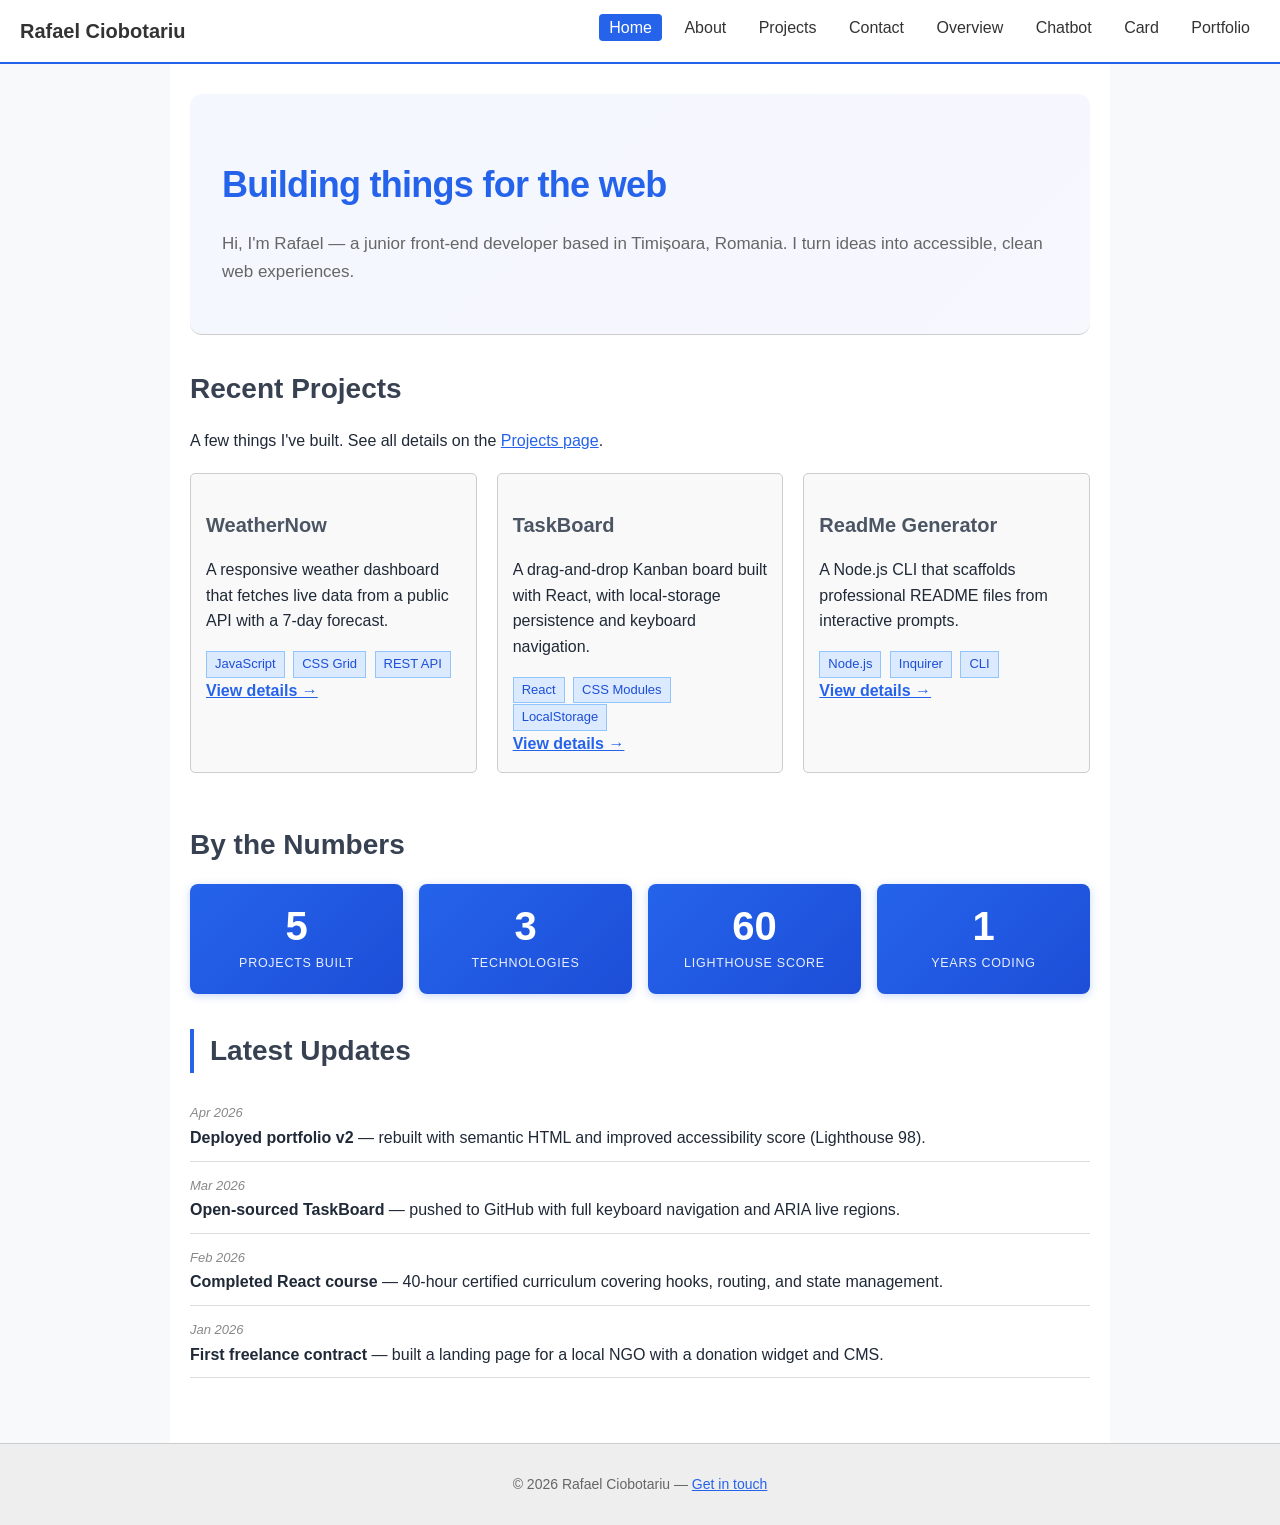
<file: index.html>
<!doctype html>
<html lang="en">
<head>
  <meta charset="UTF-8" />
  <meta name="viewport" content="width=device-width, initial-scale=1.0" />
  <title>Rafael Ciobotariu — Junior Developer Portfolio</title>
  <link rel="stylesheet" href="styles.css" />
  <style>
    /* Internal CSS for index page specific styling */
    .hero {
      background: linear-gradient(135deg, rgba(37, 99, 235, 0.05) 0%, rgba(99, 102, 241, 0.05) 100%);
      padding: 2rem;
      border-radius: 12px;
      margin-bottom: 2rem;
    }

    .card-grid {
      display: grid;
      grid-template-columns: repeat(auto-fit, minmax(280px, 1fr));
      gap: 20px;
      margin-top: 20px;
    }

    /* ── Animated stat counters ── */
    .stats-grid {
      display: grid;
      grid-template-columns: repeat(4, 1fr);
      gap: 16px;
      margin-top: 1rem;
    }

    .stat-card {
      background: linear-gradient(135deg, #2563eb, #1d4ed8);
      color: #ffffff;
      border-radius: 8px;
      padding: 20px 16px;
      text-align: center;
      box-shadow: 0 2px 8px rgba(37, 99, 235, 0.25);
    }

    .stat-number {
      display: block;
      font-size: 2.5rem;
      font-weight: 700;
      line-height: 1.1;
      color: #ffffff;
    }

    .stat-label {
      display: block;
      font-size: 0.78rem;
      margin-top: 6px;
      opacity: 0.9;
      text-transform: uppercase;
      letter-spacing: 0.06em;
    }

    @media (max-width: 600px) {
      .stats-grid { grid-template-columns: repeat(2, 1fr); }
    }
  </style>
</head>
<body>

  <a href="#main-content" class="skip-link">Skip to main content</a>

  <header class="site-header">
    <a href="index.html" class="logo">Rafael Ciobotariu</a>
    <nav class="site-nav" aria-label="Main navigation">
      <ul>
        <li><a href="index.html" aria-current="page">Home</a></li>
        <li><a href="about/about.html">About</a></li>
        <li><a href="data/data.html">Projects</a></li>
        <li><a href="contact/contact.html">Contact</a></li>
        <li><a href="overview/overview.html">Overview</a></li>
        <li><a href="chatbot/chatbot.html">Chatbot</a></li>
        <li><a href="card/card.html">Card</a></li>
        <li><a href="portfolio/portfolio.html">Portfolio</a></li>
      </ul>
    </nav>
  </header>

  <main id="main-content">

    <!-- Intro -->
    <section class="hero" aria-labelledby="hero-heading">
      <h1 id="hero-heading">Building things for the web</h1>
      <p class="tagline">
        Hi, I'm Rafael — a junior front-end developer based in Timișoara, Romania.
        I turn ideas into accessible, clean web experiences.
      </p>
    </section>

    <!-- Featured Projects -->
    <section aria-labelledby="featured-heading">
      <h2 id="featured-heading">Recent Projects</h2>
      <p>A few things I've built. See all details on the <a href="data/data.html">Projects page</a>.</p>

      <div class="card-grid">
        <article class="card">
          <h3>WeatherNow</h3>
          <p>A responsive weather dashboard that fetches live data from a public API with a 7-day forecast.</p>
          <span class="tech-tag">JavaScript</span>
          <span class="tech-tag">CSS Grid</span>
          <span class="tech-tag">REST API</span><br>
          <a href="data/data.html" class="card-link" aria-label="View WeatherNow project details">View details →</a>
        </article>

        <article class="card">
          <h3>TaskBoard</h3>
          <p>A drag-and-drop Kanban board built with React, with local-storage persistence and keyboard navigation.</p>
          <span class="tech-tag">React</span>
          <span class="tech-tag">CSS Modules</span>
          <span class="tech-tag">LocalStorage</span><br>
          <a href="data/data.html" class="card-link" aria-label="View TaskBoard project details">View details →</a>
        </article>

        <article class="card">
          <h3>ReadMe Generator</h3>
          <p>A Node.js CLI that scaffolds professional README files from interactive prompts.</p>
          <span class="tech-tag">Node.js</span>
          <span class="tech-tag">Inquirer</span>
          <span class="tech-tag">CLI</span><br>
          <a href="data/data.html" class="card-link" aria-label="View ReadMe Generator project details">View details →</a>
        </article>
      </div>
    </section>

    <!-- Stats Counter -->
    <section aria-labelledby="stats-heading">
      <h2 id="stats-heading">By the Numbers</h2>
      <div class="stats-grid">
        <div class="stat-card">
          <span class="stat-number" data-target="8">0</span>
          <span class="stat-label">Projects Built</span>
        </div>
        <div class="stat-card">
          <span class="stat-number" data-target="5">0</span>
          <span class="stat-label">Technologies</span>
        </div>
        <div class="stat-card">
          <span class="stat-number" data-target="98">0</span>
          <span class="stat-label">Lighthouse Score</span>
        </div>
        <div class="stat-card">
          <span class="stat-number" data-target="2">0</span>
          <span class="stat-label">Years Coding</span>
        </div>
      </div>
    </section>

    <!-- Latest Updates -->
    <section aria-labelledby="updates-heading">
      <h2 id="updates-heading" style="border-left: 4px solid #2563eb; padding-left: 16px;">Latest Updates</h2>
      <ul class="update-list" aria-label="Recent activity">
        <li>
          <span class="update-date">Apr 2026</span>
          <div><strong>Deployed portfolio v2</strong> — rebuilt with semantic HTML and improved accessibility score (Lighthouse 98).</div>
        </li>
        <li>
          <span class="update-date">Mar 2026</span>
          <div><strong>Open-sourced TaskBoard</strong> — pushed to GitHub with full keyboard navigation and ARIA live regions.</div>
        </li>
        <li>
          <span class="update-date">Feb 2026</span>
          <div><strong>Completed React course</strong> — 40-hour certified curriculum covering hooks, routing, and state management.</div>
        </li>
        <li>
          <span class="update-date">Jan 2026</span>
          <div><strong>First freelance contract</strong> — built a landing page for a local NGO with a donation widget and CMS.</div>
        </li>
      </ul>
    </section>

  </main>

  <footer class="site-footer">
    <p>&copy; 2026 Rafael Ciobotariu &mdash; <a href="contact/contact.html">Get in touch</a></p>
  </footer>

  <script defer>
    (function () {
      var counters = document.querySelectorAll('.stat-number');
      if (!counters.length || !window.IntersectionObserver) return;
      var observer = new IntersectionObserver(function (entries) {
        entries.forEach(function (entry) {
          if (!entry.isIntersecting) return;
          var el = entry.target;
          var target = parseInt(el.getAttribute('data-target'), 10);
          var duration = 1200;
          var start = performance.now();
          function tick(now) {
            var t = Math.min((now - start) / duration, 1);
            var eased = 1 - Math.pow(1 - t, 3);
            el.textContent = Math.round(eased * target);
            if (t < 1) requestAnimationFrame(tick);
          }
          requestAnimationFrame(tick);
          observer.unobserve(el);
        });
      }, { threshold: 0.5 });
      counters.forEach(function (el) { observer.observe(el); });
    }());
  </script>
</body>
</html>
</file>
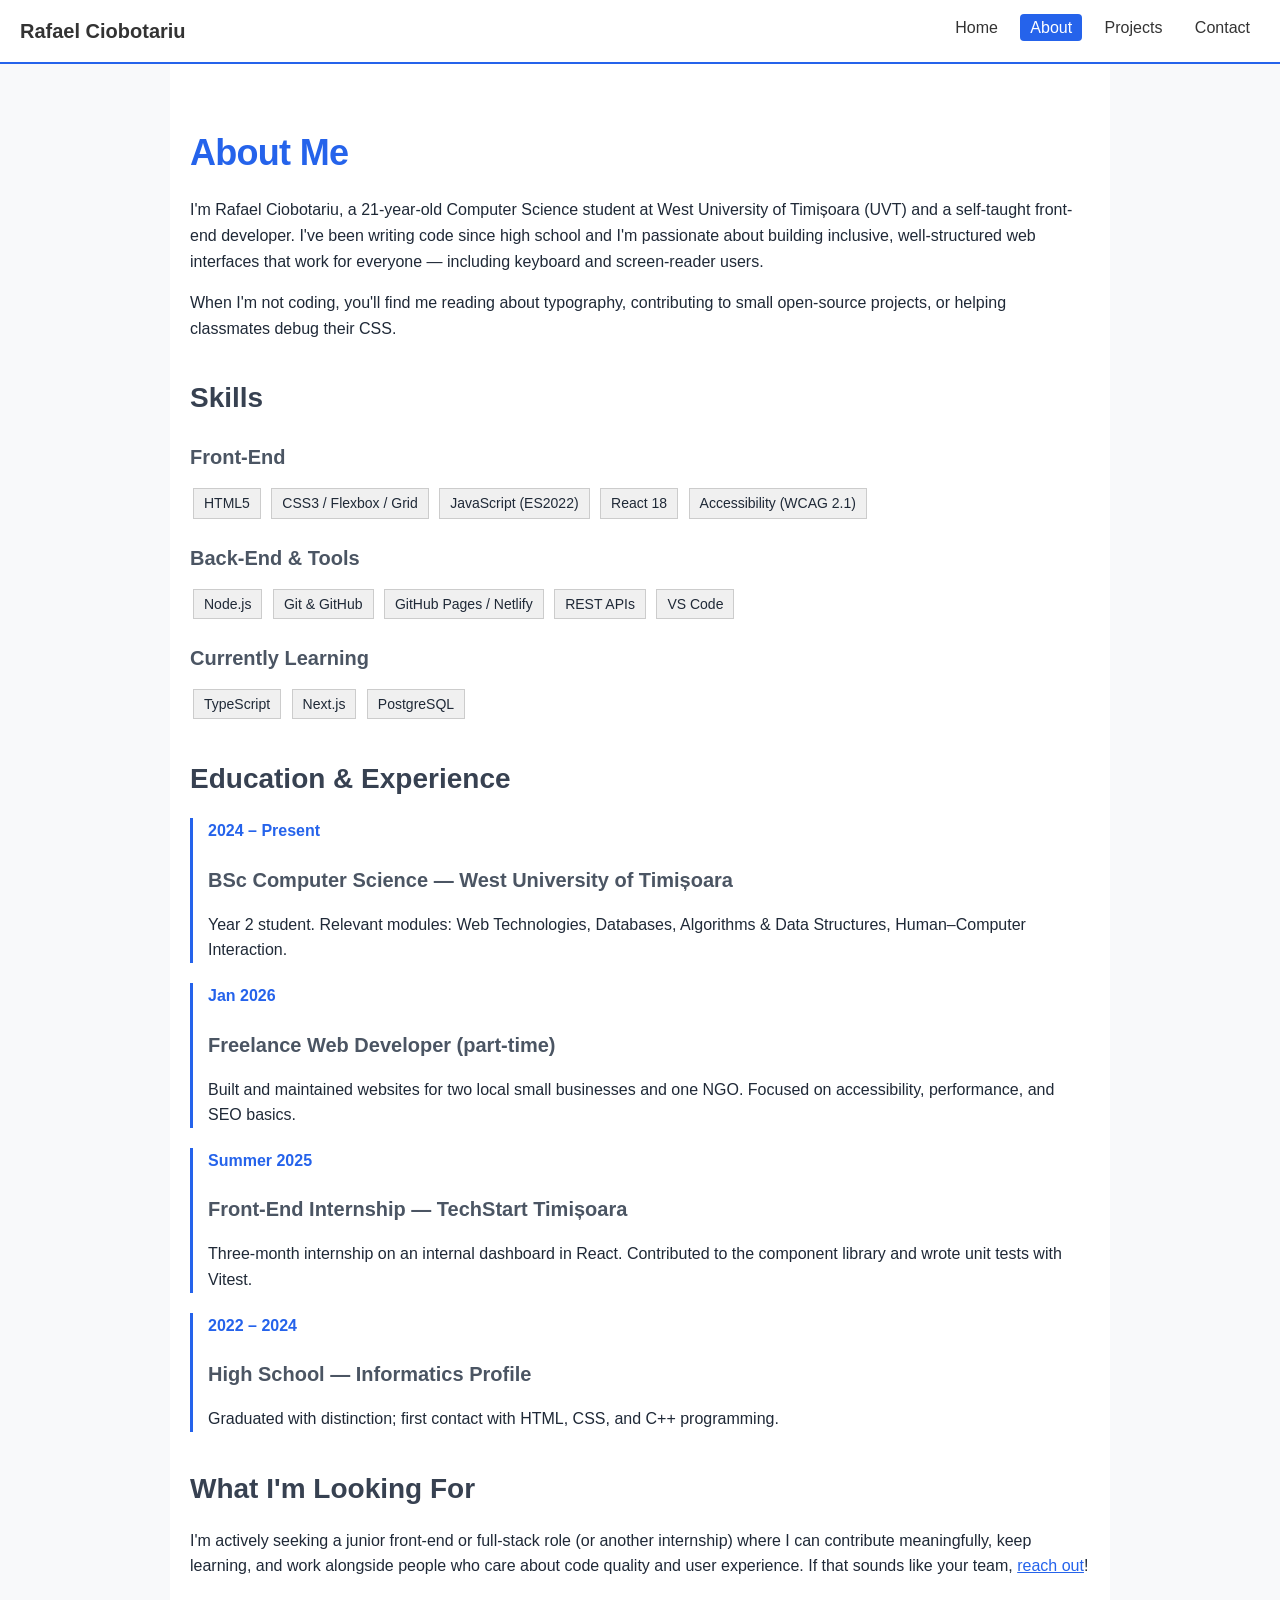
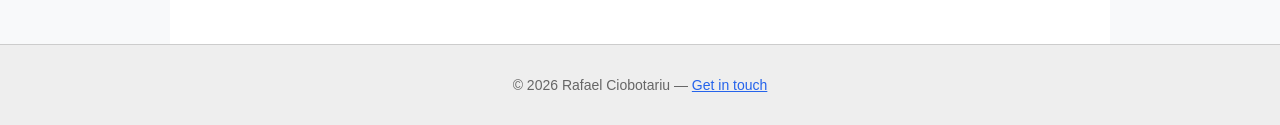
<file: about.html>
<!doctype html>
<html lang="en">
<head>
  <meta charset="UTF-8" />
  <meta name="viewport" content="width=device-width, initial-scale=1.0" />
  <title>About — Rafael Ciobotariu</title>
  <link rel="stylesheet" href="styles.css" />
</head>
<body>

  <a href="#main-content" class="skip-link">Skip to main content</a>

  <header class="site-header">
    <a href="index.html" class="logo">Rafael Ciobotariu</a>
    <nav class="site-nav" aria-label="Main navigation">
      <ul>
        <li><a href="index.html">Home</a></li>
        <li><a href="about.html" aria-current="page">About</a></li>
        <li><a href="data.html">Projects</a></li>
        <li><a href="contact.html">Contact</a></li>
      </ul>
    </nav>
  </header>

  <main id="main-content">

    <!-- Bio -->
    <section aria-labelledby="about-heading">
      <h1 id="about-heading">About Me</h1>
      <p>
        I'm Rafael Ciobotariu, a 21-year-old Computer Science student at West University of
        Timișoara (UVT) and a self-taught front-end developer. I've been writing code since
        high school and I'm passionate about building inclusive, well-structured web interfaces
        that work for everyone — including keyboard and screen-reader users.
      </p>
      <p>
        When I'm not coding, you'll find me reading about typography, contributing to small
        open-source projects, or helping classmates debug their CSS.
      </p>
    </section>

    <!-- Skills -->
    <section aria-labelledby="skills-heading">
      <h2 id="skills-heading">Skills</h2>

      <div class="skill-group">
        <h3>Front-End</h3>
        <div class="skill-tags">
          <span class="skill-tag">HTML5</span>
          <span class="skill-tag">CSS3 / Flexbox / Grid</span>
          <span class="skill-tag">JavaScript (ES2022)</span>
          <span class="skill-tag">React 18</span>
          <span class="skill-tag">Accessibility (WCAG 2.1)</span>
        </div>
      </div>

      <div class="skill-group">
        <h3>Back-End &amp; Tools</h3>
        <div class="skill-tags">
          <span class="skill-tag">Node.js</span>
          <span class="skill-tag">Git &amp; GitHub</span>
          <span class="skill-tag">GitHub Pages / Netlify</span>
          <span class="skill-tag">REST APIs</span>
          <span class="skill-tag">VS Code</span>
        </div>
      </div>

      <div class="skill-group">
        <h3>Currently Learning</h3>
        <div class="skill-tags">
          <span class="skill-tag">TypeScript</span>
          <span class="skill-tag">Next.js</span>
          <span class="skill-tag">PostgreSQL</span>
        </div>
      </div>
    </section>

    <!-- Education & Experience -->
    <section aria-labelledby="exp-heading">
      <h2 id="exp-heading">Education &amp; Experience</h2>

      <ul class="timeline" aria-label="Education and experience timeline">
        <li>
          <p class="tl-date">2024 – Present</p>
          <h3>BSc Computer Science — West University of Timișoara</h3>
          <p>Year 2 student. Relevant modules: Web Technologies, Databases, Algorithms &amp; Data Structures, Human–Computer Interaction.</p>
        </li>
        <li>
          <p class="tl-date">Jan 2026</p>
          <h3>Freelance Web Developer (part-time)</h3>
          <p>Built and maintained websites for two local small businesses and one NGO. Focused on accessibility, performance, and SEO basics.</p>
        </li>
        <li>
          <p class="tl-date">Summer 2025</p>
          <h3>Front-End Internship — TechStart Timișoara</h3>
          <p>Three-month internship on an internal dashboard in React. Contributed to the component library and wrote unit tests with Vitest.</p>
        </li>
        <li>
          <p class="tl-date">2022 – 2024</p>
          <h3>High School — Informatics Profile</h3>
          <p>Graduated with distinction; first contact with HTML, CSS, and C++ programming.</p>
        </li>
      </ul>
    </section>

    <!-- Goals -->
    <section aria-labelledby="looking-heading">
      <h2 id="looking-heading">What I'm Looking For</h2>
      <p>
        I'm actively seeking a junior front-end or full-stack role (or another internship) where
        I can contribute meaningfully, keep learning, and work alongside people who care about
        code quality and user experience. If that sounds like your team,
        <a href="contact.html">reach out</a>!
      </p>
    </section>

  </main>

  <footer class="site-footer">
    <p>&copy; 2026 Rafael Ciobotariu &mdash; <a href="contact.html">Get in touch</a></p>
  </footer>

</body>
</html>
</file>
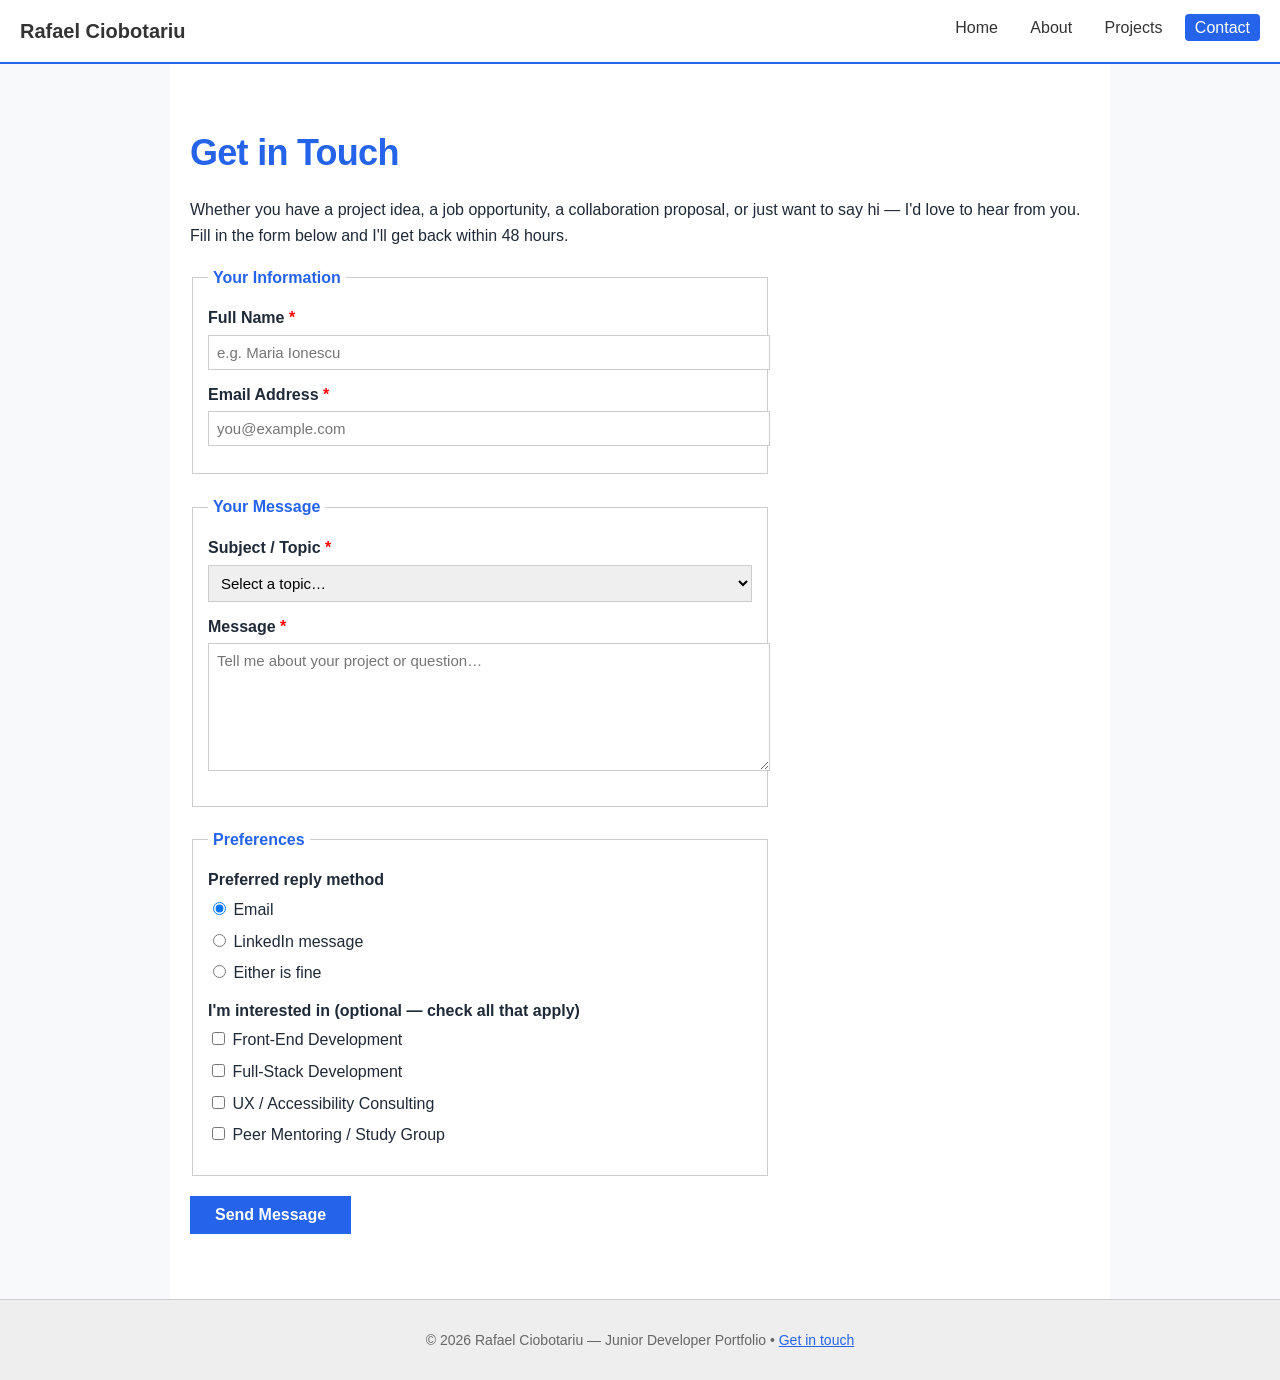
<file: contact.html>
<!doctype html>
<html lang="en">
  <head>
    <meta charset="UTF-8" />
    <meta name="viewport" content="width=device-width, initial-scale=1.0" />
    <title>Contact — Rafael Ciobotariu</title>
    <link rel="stylesheet" href="styles.css" />
  </head>
  <body>
    <a href="#main-content" class="skip-link">Skip to main content</a>

    <header class="site-header">
      <a href="index.html" class="logo">Rafael Ciobotariu</a>
      <nav class="site-nav" aria-label="Main navigation">
        <ul>
          <li><a href="index.html">Home</a></li>
          <li><a href="about.html">About</a></li>
          <li><a href="data.html">Projects</a></li>
          <li><a href="contact.html" aria-current="page">Contact</a></li>
        </ul>
      </nav>
    </header>

    <main id="main-content">
      <section aria-labelledby="contact-heading">
        <h1 id="contact-heading">Get in Touch</h1>
        <p>
          Whether you have a project idea, a job opportunity, a collaboration
          proposal, or just want to say hi — I'd love to hear from you. Fill in
          the form below and I'll get back within 48 hours.
        </p>

        <div class="form-card">
          <form
            action="#"
            method="post"
            novalidate
            aria-labelledby="contact-heading"
          >
            <!-- Personal information group -->
            <fieldset>
              <legend>Your Information</legend>

              <div class="form-group">
                <label for="name"
                  >Full Name
                  <span class="req" aria-hidden="true">*</span></label
                >
                <input
                  type="text"
                  id="name"
                  name="name"
                  placeholder="e.g. Maria Ionescu"
                  required
                  aria-required="true"
                  autocomplete="name"
                />
              </div>

              <div class="form-group">
                <label for="email"
                  >Email Address
                  <span class="req" aria-hidden="true">*</span></label
                >
                <input
                  type="email"
                  id="email"
                  name="email"
                  placeholder="you@example.com"
                  required
                  aria-required="true"
                  autocomplete="email"
                />
              </div>
            </fieldset>

            <!-- Message group -->
            <fieldset>
              <legend>Your Message</legend>

              <div class="form-group">
                <label for="subject"
                  >Subject / Topic
                  <span class="req" aria-hidden="true">*</span></label
                >
                <select
                  id="subject"
                  name="subject"
                  required
                  aria-required="true"
                >
                  <option value="" disabled selected>Select a topic…</option>
                  <option value="job">Job or Internship Opportunity</option>
                  <option value="freelance">Freelance Project</option>
                  <option value="collab">Collaboration / Open Source</option>
                  <option value="feedback">Portfolio Feedback</option>
                  <option value="other">Other</option>
                </select>
              </div>

              <div class="form-group">
                <label for="message"
                  >Message <span class="req" aria-hidden="true">*</span></label
                >
                <textarea
                  id="message"
                  name="message"
                  rows="6"
                  placeholder="Tell me about your project or question…"
                  required
                  aria-required="true"
                ></textarea>
              </div>
            </fieldset>

            <!-- Preferences group -->
            <fieldset>
              <legend>Preferences</legend>

              <div class="form-group">
                <label>Preferred reply method</label>
                <div
                  class="radio-group"
                  role="radiogroup"
                  aria-label="Preferred reply method"
                >
                  <label>
                    <input
                      type="radio"
                      name="reply_method"
                      value="email"
                      checked
                    />
                    Email
                  </label>
                  <label>
                    <input type="radio" name="reply_method" value="linkedin" />
                    LinkedIn message
                  </label>
                  <label>
                    <input type="radio" name="reply_method" value="any" />
                    Either is fine
                  </label>
                </div>
              </div>

              <div class="form-group">
                <label
                  >I'm interested in (optional — check all that apply)</label
                >
                <div class="check-group">
                  <label>
                    <input type="checkbox" name="interest" value="frontend" />
                    Front-End Development
                  </label>
                  <label>
                    <input type="checkbox" name="interest" value="fullstack" />
                    Full-Stack Development
                  </label>
                  <label>
                    <input type="checkbox" name="interest" value="ux" />
                    UX / Accessibility Consulting
                  </label>
                  <label>
                    <input type="checkbox" name="interest" value="mentoring" />
                    Peer Mentoring / Study Group
                  </label>
                </div>
              </div>
            </fieldset>

            <button type="submit" class="btn-submit">Send Message</button>
          </form>
        </div>
      </section>
    </main>

    <footer class="site-footer">
      <p>
        &copy; 2026 Rafael Ciobotariu &mdash; Junior Developer Portfolio &bull;
        <a href="contact.html">Get in touch</a>
      </p>
    </footer>
  </body>
</html>
</file>
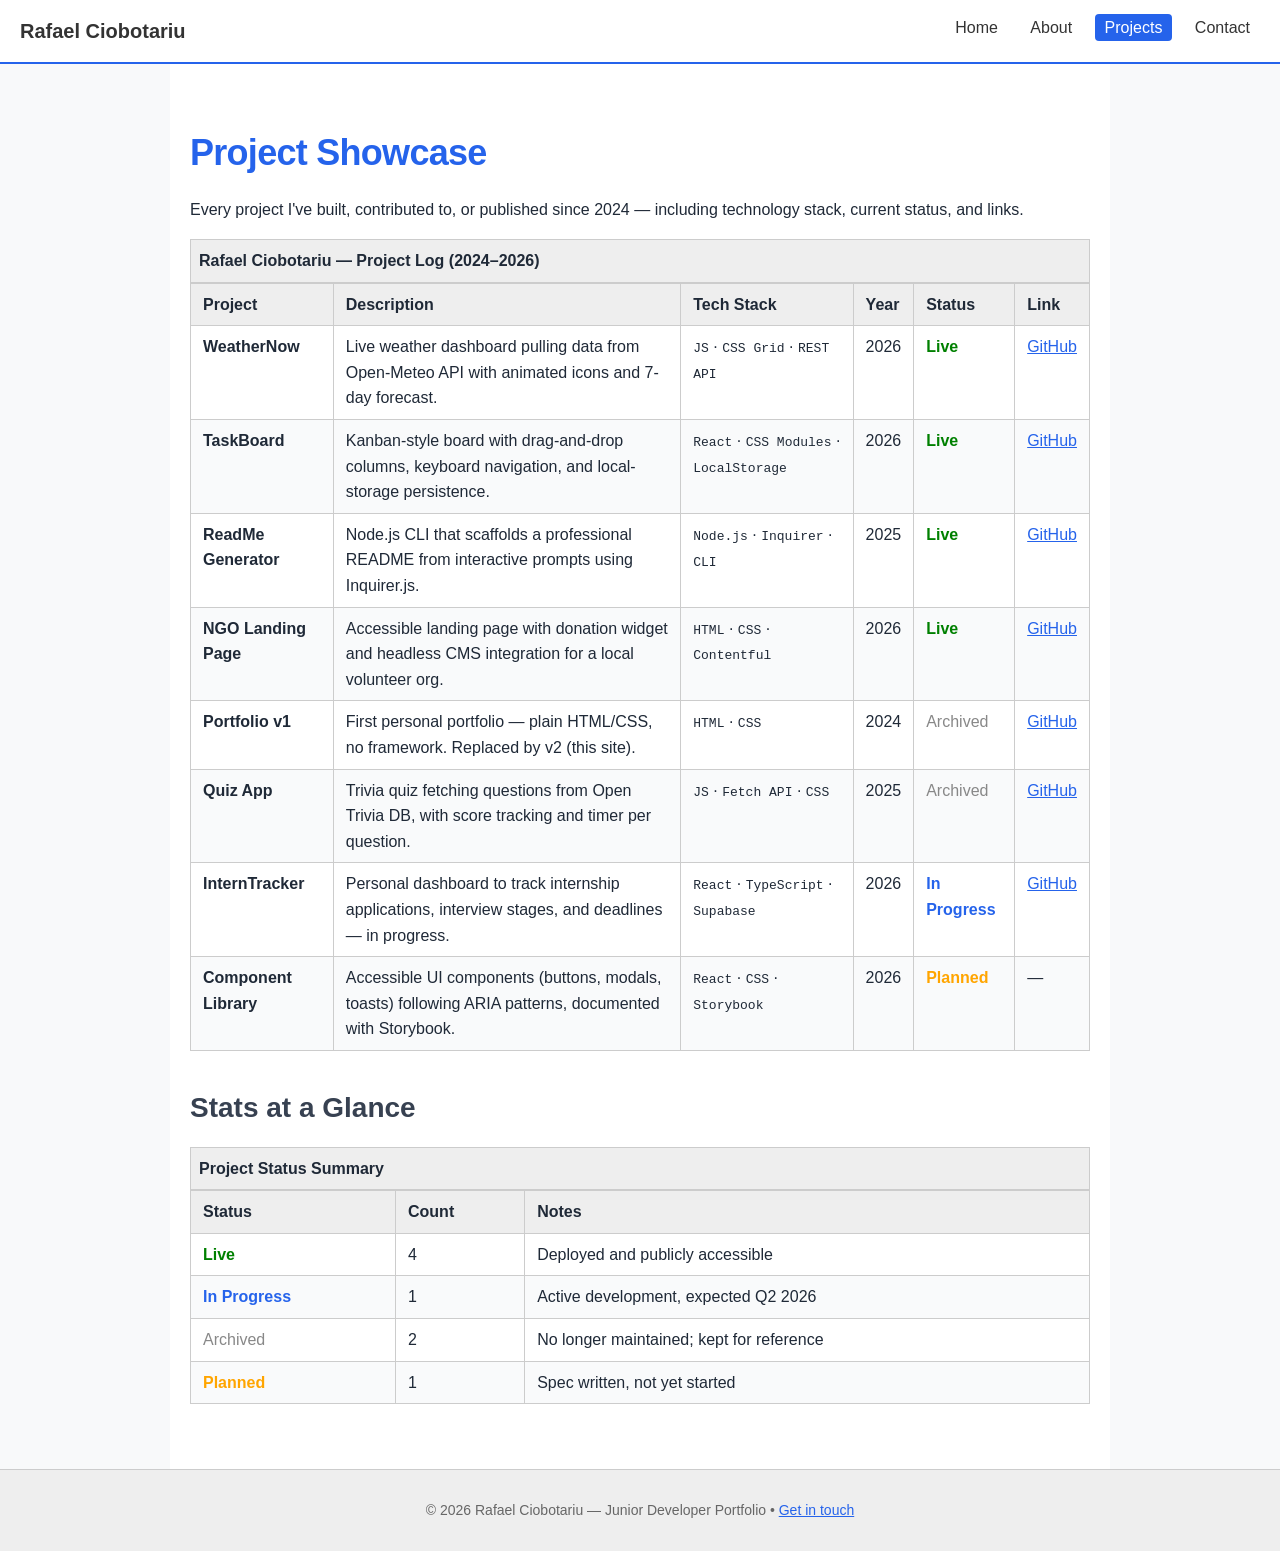
<file: data.html>
<!doctype html>
<html lang="en">
  <head>
    <meta charset="UTF-8" />
    <meta name="viewport" content="width=device-width, initial-scale=1.0" />
    <title>Projects — Rafael Ciobotariu</title>
    <link rel="stylesheet" href="styles.css" />
  </head>
  <body>
    <a href="#main-content" class="skip-link">Skip to main content</a>

    <header class="site-header">
      <a href="index.html" class="logo">Rafael Ciobotariu</a>
      <nav class="site-nav" aria-label="Main navigation">
        <ul>
          <li><a href="index.html">Home</a></li>
          <li><a href="about.html">About</a></li>
          <li><a href="data.html" aria-current="page">Projects</a></li>
          <li><a href="contact.html">Contact</a></li>
        </ul>
      </nav>
    </header>

    <main id="main-content">
      <section aria-labelledby="projects-heading">
        <h1 id="projects-heading">Project Showcase</h1>
        <p>
          Every project I've built, contributed to, or published since 2024 —
          including technology stack, current status, and links.
        </p>

        <div class="table-wrap">
          <table>
            <caption>
              Rafael Ciobotariu — Project Log (2024–2026)
            </caption>
            <thead>
              <tr>
                <th scope="col">Project</th>
                <th scope="col">Description</th>
                <th scope="col">Tech Stack</th>
                <th scope="col">Year</th>
                <th scope="col">Status</th>
                <th scope="col">Link</th>
              </tr>
            </thead>
            <tbody>
              <tr>
                <td><strong>WeatherNow</strong></td>
                <td>
                  Live weather dashboard pulling data from Open-Meteo API with
                  animated icons and 7-day forecast.
                </td>
                <td>
                  <code>JS</code> · <code>CSS Grid</code> ·
                  <code>REST API</code>
                </td>
                <td>2026</td>
                <td><span class="status status--live">Live</span></td>
                <td>
                  <a href="#" aria-label="View WeatherNow on GitHub">GitHub</a>
                </td>
              </tr>
              <tr>
                <td><strong>TaskBoard</strong></td>
                <td>
                  Kanban-style board with drag-and-drop columns, keyboard
                  navigation, and local-storage persistence.
                </td>
                <td>
                  <code>React</code> · <code>CSS Modules</code> ·
                  <code>LocalStorage</code>
                </td>
                <td>2026</td>
                <td><span class="status status--live">Live</span></td>
                <td>
                  <a href="#" aria-label="View TaskBoard on GitHub">GitHub</a>
                </td>
              </tr>
              <tr>
                <td><strong>ReadMe Generator</strong></td>
                <td>
                  Node.js CLI that scaffolds a professional README from
                  interactive prompts using Inquirer.js.
                </td>
                <td>
                  <code>Node.js</code> · <code>Inquirer</code> ·
                  <code>CLI</code>
                </td>
                <td>2025</td>
                <td><span class="status status--live">Live</span></td>
                <td>
                  <a href="#" aria-label="View ReadMe Generator on GitHub"
                    >GitHub</a
                  >
                </td>
              </tr>
              <tr>
                <td><strong>NGO Landing Page</strong></td>
                <td>
                  Accessible landing page with donation widget and headless CMS
                  integration for a local volunteer org.
                </td>
                <td>
                  <code>HTML</code> · <code>CSS</code> · <code>Contentful</code>
                </td>
                <td>2026</td>
                <td><span class="status status--live">Live</span></td>
                <td>
                  <a href="#" aria-label="View NGO Landing Page on GitHub"
                    >GitHub</a
                  >
                </td>
              </tr>
              <tr>
                <td><strong>Portfolio v1</strong></td>
                <td>
                  First personal portfolio — plain HTML/CSS, no framework.
                  Replaced by v2 (this site).
                </td>
                <td><code>HTML</code> · <code>CSS</code></td>
                <td>2024</td>
                <td><span class="status status--archived">Archived</span></td>
                <td>
                  <a href="#" aria-label="View Portfolio v1 on GitHub"
                    >GitHub</a
                  >
                </td>
              </tr>
              <tr>
                <td><strong>Quiz App</strong></td>
                <td>
                  Trivia quiz fetching questions from Open Trivia DB, with score
                  tracking and timer per question.
                </td>
                <td>
                  <code>JS</code> · <code>Fetch API</code> · <code>CSS</code>
                </td>
                <td>2025</td>
                <td><span class="status status--archived">Archived</span></td>
                <td>
                  <a href="#" aria-label="View Quiz App on GitHub">GitHub</a>
                </td>
              </tr>
              <tr>
                <td><strong>InternTracker</strong></td>
                <td>
                  Personal dashboard to track internship applications, interview
                  stages, and deadlines — in progress.
                </td>
                <td>
                  <code>React</code> · <code>TypeScript</code> ·
                  <code>Supabase</code>
                </td>
                <td>2026</td>
                <td><span class="status status--wip">In Progress</span></td>
                <td>
                  <a href="#" aria-label="View InternTracker on GitHub"
                    >GitHub</a
                  >
                </td>
              </tr>
              <tr>
                <td><strong>Component Library</strong></td>
                <td>
                  Accessible UI components (buttons, modals, toasts) following
                  ARIA patterns, documented with Storybook.
                </td>
                <td>
                  <code>React</code> · <code>CSS</code> · <code>Storybook</code>
                </td>
                <td>2026</td>
                <td><span class="status status--planned">Planned</span></td>
                <td>—</td>
              </tr>
            </tbody>
          </table>
        </div>
      </section>

      <!-- Key Stats -->
      <section aria-labelledby="stats-heading">
        <h2 id="stats-heading">Stats at a Glance</h2>

        <div class="table-wrap">
          <table>
            <caption>
              Project Status Summary
            </caption>
            <thead>
              <tr>
                <th scope="col">Status</th>
                <th scope="col">Count</th>
                <th scope="col">Notes</th>
              </tr>
            </thead>
            <tbody>
              <tr>
                <td><span class="status status--live">Live</span></td>
                <td>4</td>
                <td>Deployed and publicly accessible</td>
              </tr>
              <tr>
                <td><span class="status status--wip">In Progress</span></td>
                <td>1</td>
                <td>Active development, expected Q2 2026</td>
              </tr>
              <tr>
                <td><span class="status status--archived">Archived</span></td>
                <td>2</td>
                <td>No longer maintained; kept for reference</td>
              </tr>
              <tr>
                <td><span class="status status--planned">Planned</span></td>
                <td>1</td>
                <td>Spec written, not yet started</td>
              </tr>
            </tbody>
          </table>
        </div>
      </section>
    </main>

    <footer class="site-footer">
      <p>
        &copy; 2026 Rafael Ciobotariu &mdash; Junior Developer Portfolio &bull;
        <a href="contact.html">Get in touch</a>
      </p>
    </footer>
  </body>
</html>
</file>
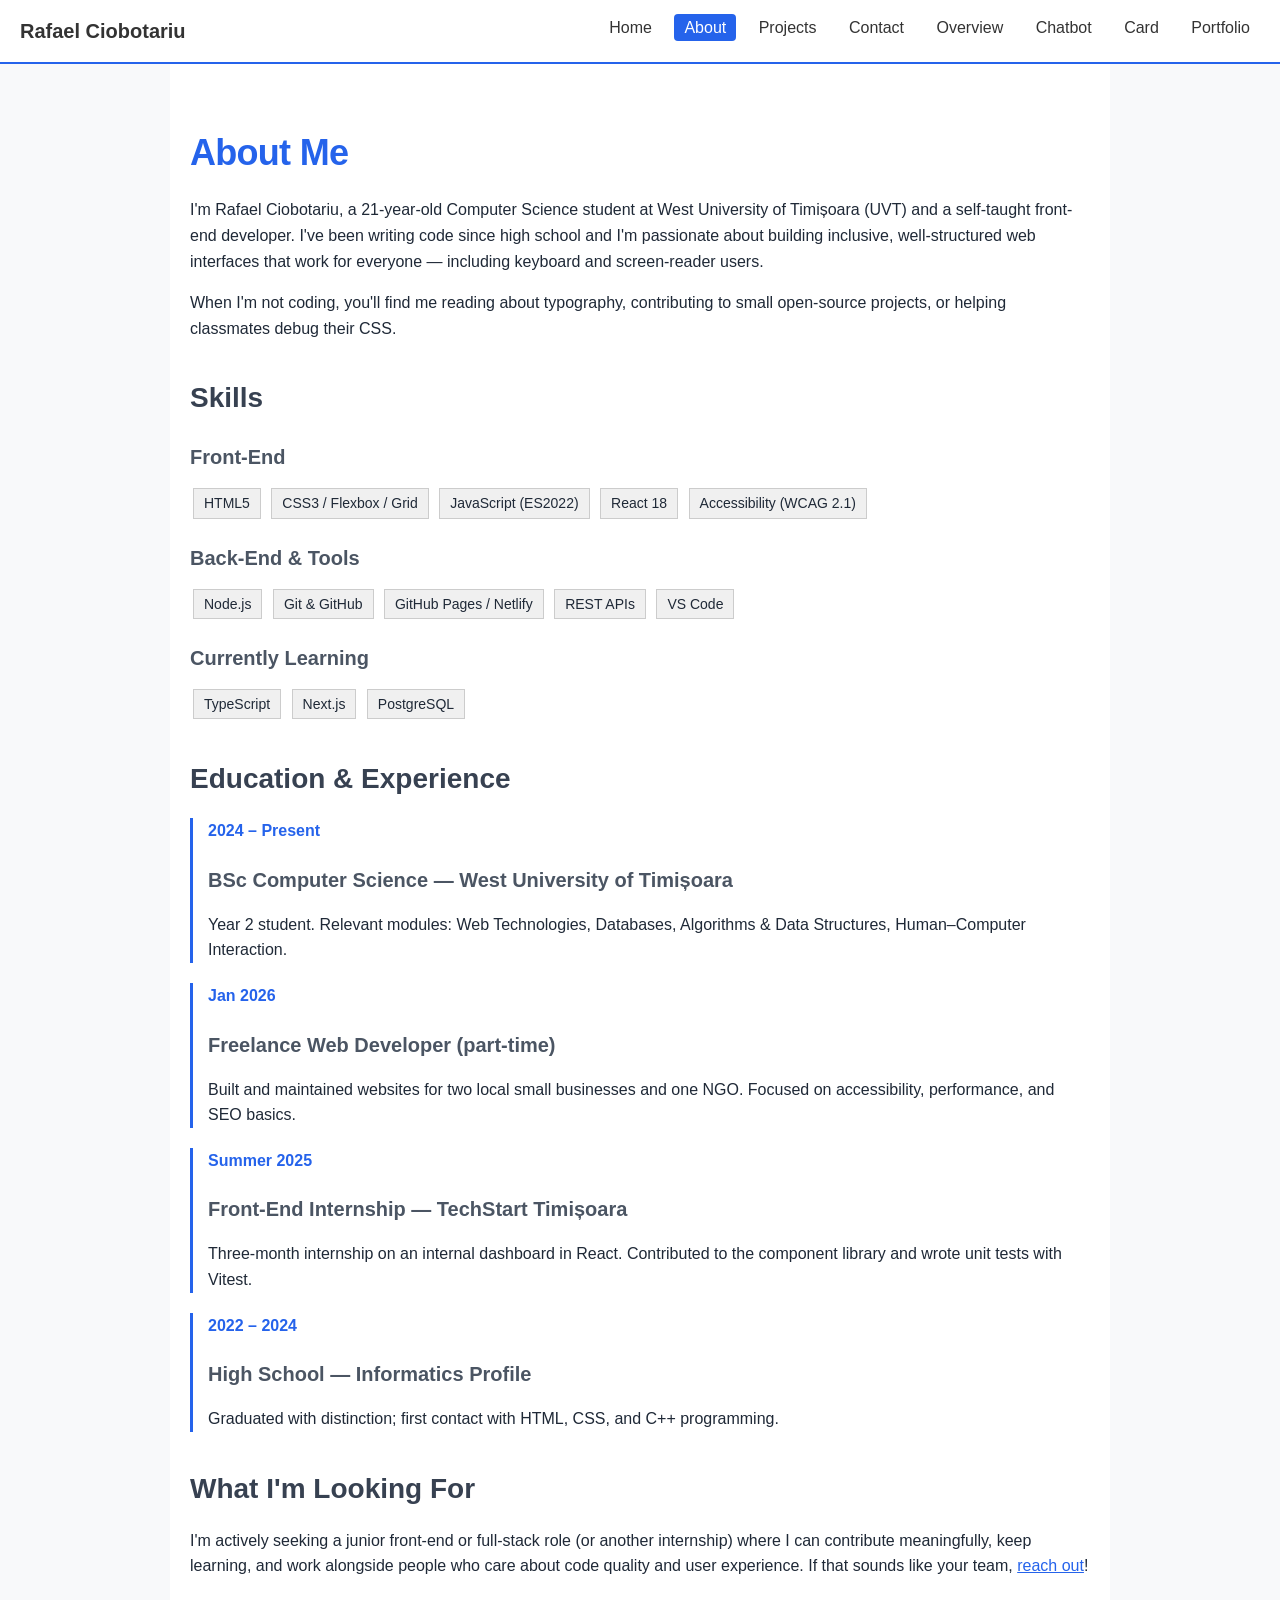
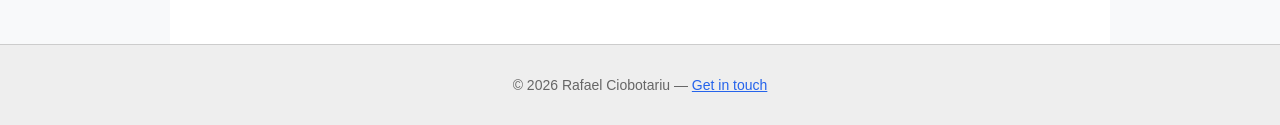
<file: about/about.html>
<!doctype html>
<html lang="en">
<head>
  <meta charset="UTF-8" />
  <meta name="viewport" content="width=device-width, initial-scale=1.0" />
  <title>About — Rafael Ciobotariu</title>
  <link rel="stylesheet" href="../styles.css" />
</head>
<body>

  <a href="#main-content" class="skip-link">Skip to main content</a>

  <header class="site-header">
    <a href="../index.html" class="logo">Rafael Ciobotariu</a>
    <nav class="site-nav" aria-label="Main navigation">
      <ul>
        <li><a href="../index.html">Home</a></li>
        <li><a href="../about/about.html" aria-current="page">About</a></li>
        <li><a href="../data/data.html">Projects</a></li>
        <li><a href="../contact/contact.html">Contact</a></li>
        <li><a href="../overview/overview.html">Overview</a></li>
        <li><a href="../chatbot/chatbot.html">Chatbot</a></li>
        <li><a href="../card/card.html">Card</a></li>
        <li><a href="../portfolio/portfolio.html">Portfolio</a></li>
      </ul>
    </nav>
  </header>

  <main id="main-content">

    <!-- Bio -->
    <section aria-labelledby="about-heading">
      <h1 id="about-heading">About Me</h1>
      <p>
        I'm Rafael Ciobotariu, a 21-year-old Computer Science student at West University of
        Timișoara (UVT) and a self-taught front-end developer. I've been writing code since
        high school and I'm passionate about building inclusive, well-structured web interfaces
        that work for everyone — including keyboard and screen-reader users.
      </p>
      <p>
        When I'm not coding, you'll find me reading about typography, contributing to small
        open-source projects, or helping classmates debug their CSS.
      </p>
    </section>

    <!-- Skills -->
    <section aria-labelledby="skills-heading">
      <h2 id="skills-heading">Skills</h2>

      <div class="skill-group">
        <h3>Front-End</h3>
        <div class="skill-tags">
          <span class="skill-tag">HTML5</span>
          <span class="skill-tag">CSS3 / Flexbox / Grid</span>
          <span class="skill-tag">JavaScript (ES2022)</span>
          <span class="skill-tag">React 18</span>
          <span class="skill-tag">Accessibility (WCAG 2.1)</span>
        </div>
      </div>

      <div class="skill-group">
        <h3>Back-End &amp; Tools</h3>
        <div class="skill-tags">
          <span class="skill-tag">Node.js</span>
          <span class="skill-tag">Git &amp; GitHub</span>
          <span class="skill-tag">GitHub Pages / Netlify</span>
          <span class="skill-tag">REST APIs</span>
          <span class="skill-tag">VS Code</span>
        </div>
      </div>

      <div class="skill-group">
        <h3>Currently Learning</h3>
        <div class="skill-tags">
          <span class="skill-tag">TypeScript</span>
          <span class="skill-tag">Next.js</span>
          <span class="skill-tag">PostgreSQL</span>
        </div>
      </div>
    </section>

    <!-- Education & Experience -->
    <section aria-labelledby="exp-heading">
      <h2 id="exp-heading">Education &amp; Experience</h2>

      <ul class="timeline" aria-label="Education and experience timeline">
        <li>
          <p class="tl-date">2024 – Present</p>
          <h3>BSc Computer Science — West University of Timișoara</h3>
          <p>Year 2 student. Relevant modules: Web Technologies, Databases, Algorithms &amp; Data Structures, Human–Computer Interaction.</p>
        </li>
        <li>
          <p class="tl-date">Jan 2026</p>
          <h3>Freelance Web Developer (part-time)</h3>
          <p>Built and maintained websites for two local small businesses and one NGO. Focused on accessibility, performance, and SEO basics.</p>
        </li>
        <li>
          <p class="tl-date">Summer 2025</p>
          <h3>Front-End Internship — TechStart Timișoara</h3>
          <p>Three-month internship on an internal dashboard in React. Contributed to the component library and wrote unit tests with Vitest.</p>
        </li>
        <li>
          <p class="tl-date">2022 – 2024</p>
          <h3>High School — Informatics Profile</h3>
          <p>Graduated with distinction; first contact with HTML, CSS, and C++ programming.</p>
        </li>
      </ul>
    </section>

    <!-- Goals -->
    <section aria-labelledby="looking-heading">
      <h2 id="looking-heading">What I'm Looking For</h2>
      <p>
        I'm actively seeking a junior front-end or full-stack role (or another internship) where
        I can contribute meaningfully, keep learning, and work alongside people who care about
        code quality and user experience. If that sounds like your team,
        <a href="../contact/contact.html">reach out</a>!
      </p>
    </section>

  </main>

  <footer class="site-footer">
    <p>&copy; 2026 Rafael Ciobotariu &mdash; <a href="../contact/contact.html">Get in touch</a></p>
  </footer>

</body>
</html>
</file>
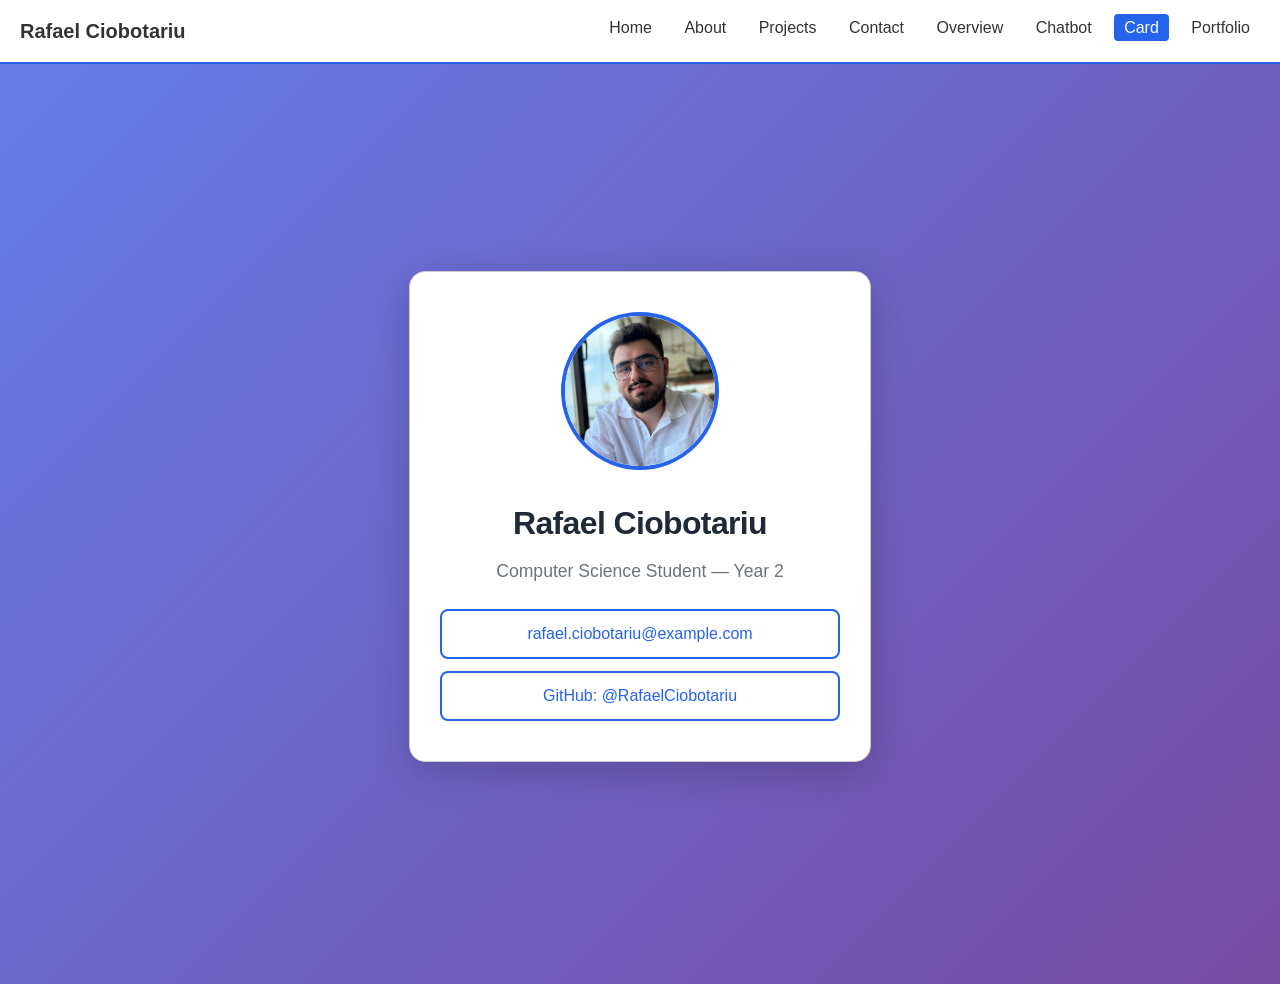
<file: card/card.html>
<!doctype html>
<html lang="en">
  <head>
    <meta charset="UTF-8" />
    <meta name="viewport" content="width=device-width, initial-scale=1.0" />
    <title>Business Card — Rafael Ciobotariu</title>
    <link rel="stylesheet" href="../styles.css" />
    <link rel="stylesheet" href="card.css" />
  </head>
  <body>
    <a href="#main-content" class="skip-link">Skip to main content</a>

    <header class="site-header">
      <a href="../index.html" class="logo">Rafael Ciobotariu</a>
      <nav class="site-nav" aria-label="Main navigation">
        <ul>
          <li><a href="../index.html">Home</a></li>
          <li><a href="../about/about.html">About</a></li>
          <li><a href="../data/data.html">Projects</a></li>
          <li><a href="../contact/contact.html">Contact</a></li>
          <li><a href="../overview/overview.html">Overview</a></li>
          <li><a href="../chatbot/chatbot.html">Chatbot</a></li>
          <li><a href="../card/card.html" aria-current="page">Card</a></li>
          <li><a href="../portfolio/portfolio.html">Portfolio</a></li>
        </ul>
      </nav>
    </header>

    <main id="main-content" class="card-page-main">
      <div id="card-container" class="card">
        <img
          src="../profile_photo.jpg"
          alt="Rafael Ciobotariu profile photo"
          class="profile-image"
          id="profile-img"
        />
        <h1 class="name" id="full-name">Rafael Ciobotariu</h1>
        <p class="specialization">Computer Science Student — Year 2</p>
        <div class="contact-links">
          <a href="mailto:rafael.ciobotariu@example.com" class="email-link"
            >rafael.ciobotariu@example.com</a
          >
          <a
            href="https://github.com/RafaelCiobotariu"
            class="github-link"
            target="_blank"
            rel="noopener"
            >GitHub: @RafaelCiobotariu</a
          >
        </div>
      </div>
    </main>
  </body>
</html>
</file>
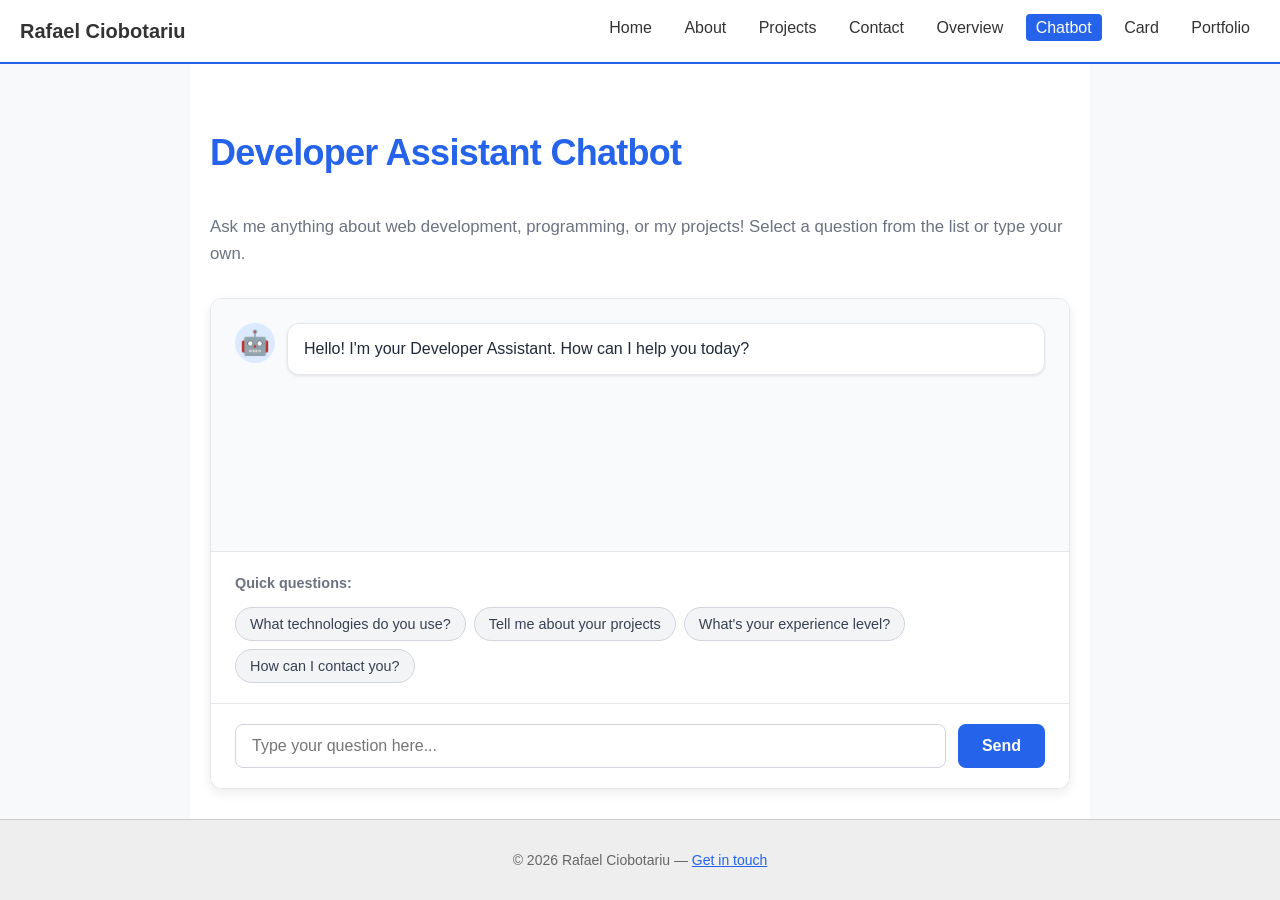
<file: chatbot/chatbot.html>
<!doctype html>
<html lang="en">
<head>
  <meta charset="UTF-8" />
  <meta name="viewport" content="width=device-width, initial-scale=1.0" />
  <title>Developer Assistant Chatbot — Rafael Ciobotariu</title>
  <link rel="stylesheet" href="../styles.css" />
  <link rel="stylesheet" href="chatbot.css" />
</head>
<body>

  <a href="#main-content" class="skip-link">Skip to main content</a>

  <header class="site-header">
    <a href="../index.html" class="logo">Rafael Ciobotariu</a>
    <nav class="site-nav" aria-label="Main navigation">
      <ul>
        <li><a href="../index.html">Home</a></li>
        <li><a href="../about/about.html">About</a></li>
        <li><a href="../data/data.html">Projects</a></li>
        <li><a href="../contact/contact.html">Contact</a></li>
        <li><a href="../overview/overview.html">Overview</a></li>
        <li><a href="../chatbot/chatbot.html" aria-current="page">Chatbot</a></li>
        <li><a href="../card/card.html">Card</a></li>
        <li><a href="../portfolio/portfolio.html">Portfolio</a></li>
      </ul>
    </nav>
  </header>

  <main id="main-content">

    <section class="chatbot-section" aria-labelledby="chatbot-heading">
      <h1 id="chatbot-heading">Developer Assistant Chatbot</h1>
      <p class="chatbot-intro">
        Ask me anything about web development, programming, or my projects!
        Select a question from the list or type your own.
      </p>

      <div class="chatbot-container">

        <!-- Chat messages area -->
        <div id="chat-messages" class="chat-messages" role="log" aria-live="polite" aria-atomic="false">
          <div class="message bot-message">
            <div class="message-avatar">🤖</div>
            <div class="message-content">
              <p>Hello! I'm your Developer Assistant. How can I help you today?</p>
            </div>
          </div>
        </div>

        <!-- Quick questions -->
        <div class="quick-questions">
          <p class="quick-questions-label">Quick questions:</p>
          <div id="quick-questions-container" class="quick-questions-buttons">
            <!-- Quick question buttons will be inserted here by JavaScript -->
          </div>
        </div>

        <!-- Input form -->
        <form id="chat-form" class="chat-form">
          <label for="user-input" class="visually-hidden">Type your message</label>
          <input
            type="text"
            id="user-input"
            class="chat-input"
            placeholder="Type your question here..."
            autocomplete="off"
            required
          />
          <button type="submit" class="chat-submit">Send</button>
        </form>

      </div>
    </section>

  </main>

  <footer class="site-footer">
    <p>&copy; 2026 Rafael Ciobotariu &mdash; <a href="../contact/contact.html">Get in touch</a></p>
  </footer>

  <script src="chatbot.js"></script>

</body>
</html>
</file>
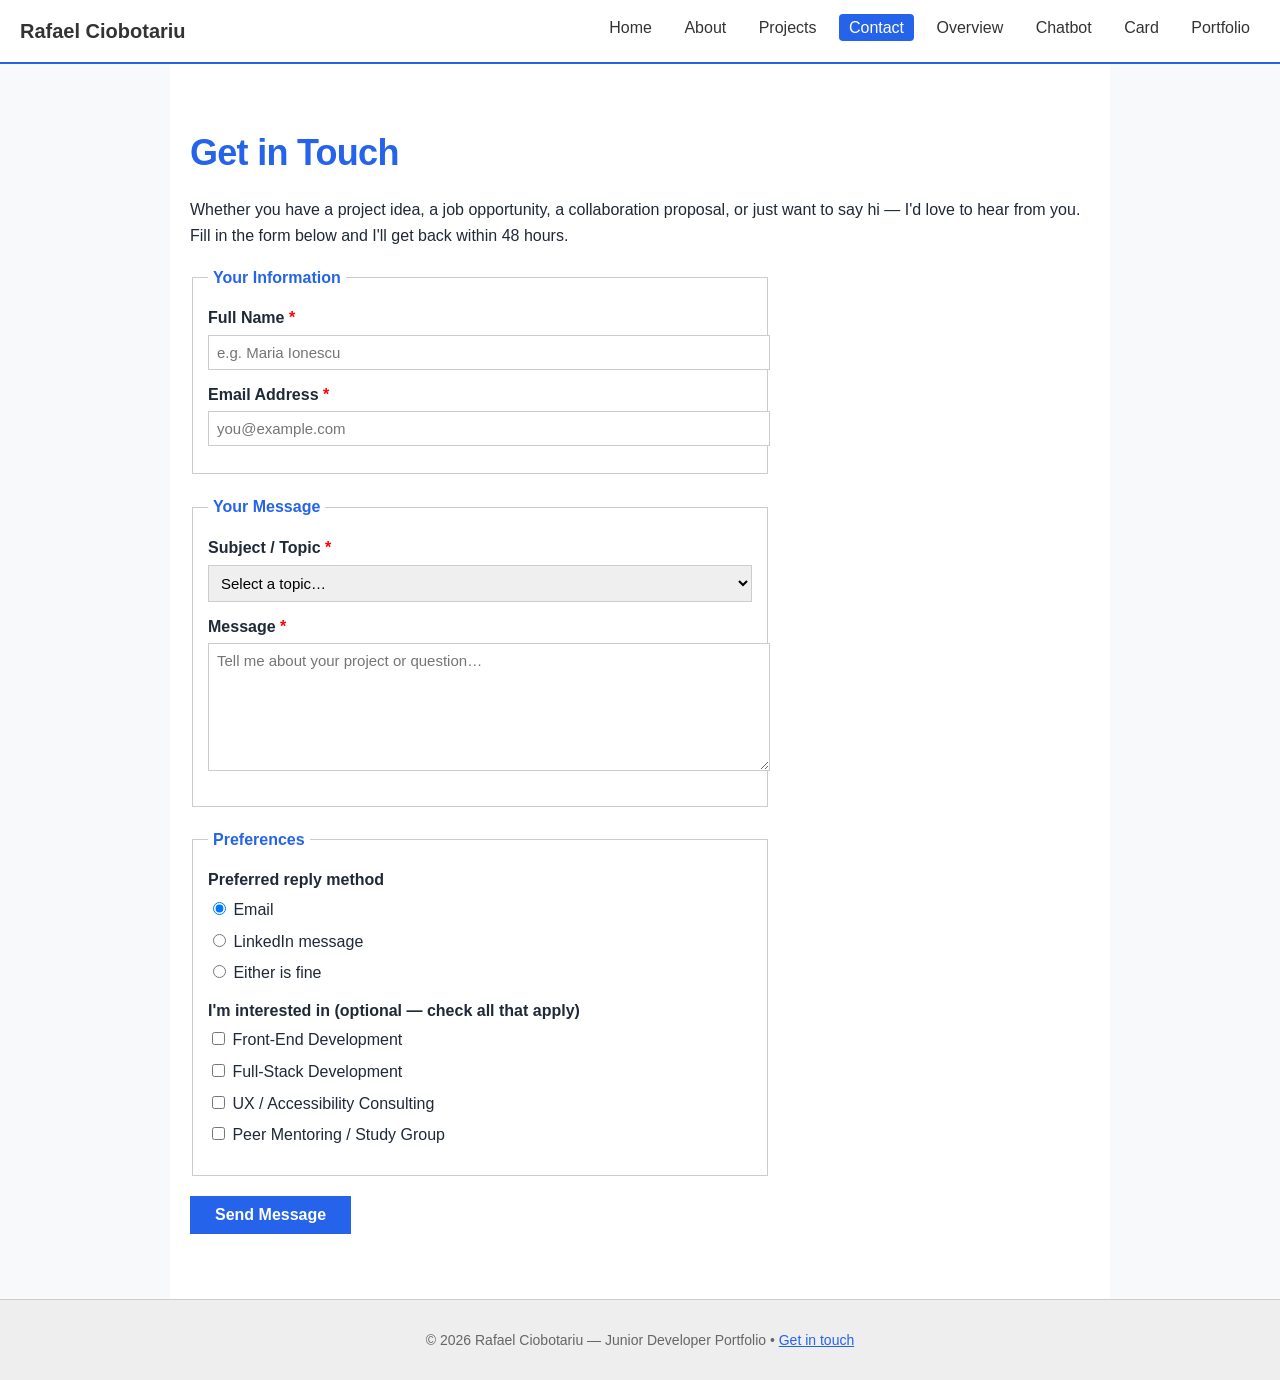
<file: contact/contact.html>
<!doctype html>
<html lang="en">
  <head>
    <meta charset="UTF-8" />
    <meta name="viewport" content="width=device-width, initial-scale=1.0" />
    <title>Contact — Rafael Ciobotariu</title>
    <link rel="stylesheet" href="../styles.css" />
  </head>
  <body>
    <a href="#main-content" class="skip-link">Skip to main content</a>

    <header class="site-header">
      <a href="../index.html" class="logo">Rafael Ciobotariu</a>
      <nav class="site-nav" aria-label="Main navigation">
        <ul>
          <li><a href="../index.html">Home</a></li>
          <li><a href="../about/about.html">About</a></li>
          <li><a href="../data/data.html">Projects</a></li>
          <li><a href="../contact/contact.html" aria-current="page">Contact</a></li>
          <li><a href="../overview/overview.html">Overview</a></li>
          <li><a href="../chatbot/chatbot.html">Chatbot</a></li>
          <li><a href="../card/card.html">Card</a></li>
          <li><a href="../portfolio/portfolio.html">Portfolio</a></li>
        </ul>
      </nav>
    </header>

    <main id="main-content">
      <section aria-labelledby="contact-heading">
        <h1 id="contact-heading">Get in Touch</h1>
        <p>
          Whether you have a project idea, a job opportunity, a collaboration
          proposal, or just want to say hi — I'd love to hear from you. Fill in
          the form below and I'll get back within 48 hours.
        </p>

        <div class="form-card">
          <form
            action="#"
            method="post"
            novalidate
            aria-labelledby="contact-heading"
          >
            <!-- Personal information group -->
            <fieldset>
              <legend>Your Information</legend>

              <div class="form-group">
                <label for="name"
                  >Full Name
                  <span class="req" aria-hidden="true">*</span></label
                >
                <input
                  type="text"
                  id="name"
                  name="name"
                  placeholder="e.g. Maria Ionescu"
                  required
                  aria-required="true"
                  autocomplete="name"
                />
              </div>

              <div class="form-group">
                <label for="email"
                  >Email Address
                  <span class="req" aria-hidden="true">*</span></label
                >
                <input
                  type="email"
                  id="email"
                  name="email"
                  placeholder="you@example.com"
                  required
                  aria-required="true"
                  autocomplete="email"
                />
              </div>
            </fieldset>

            <!-- Message group -->
            <fieldset>
              <legend>Your Message</legend>

              <div class="form-group">
                <label for="subject"
                  >Subject / Topic
                  <span class="req" aria-hidden="true">*</span></label
                >
                <select
                  id="subject"
                  name="subject"
                  required
                  aria-required="true"
                >
                  <option value="" disabled selected>Select a topic…</option>
                  <option value="job">Job or Internship Opportunity</option>
                  <option value="freelance">Freelance Project</option>
                  <option value="collab">Collaboration / Open Source</option>
                  <option value="feedback">Portfolio Feedback</option>
                  <option value="other">Other</option>
                </select>
              </div>

              <div class="form-group">
                <label for="message"
                  >Message <span class="req" aria-hidden="true">*</span></label
                >
                <textarea
                  id="message"
                  name="message"
                  rows="6"
                  placeholder="Tell me about your project or question…"
                  required
                  aria-required="true"
                ></textarea>
              </div>
            </fieldset>

            <!-- Preferences group -->
            <fieldset>
              <legend>Preferences</legend>

              <div class="form-group">
                <label>Preferred reply method</label>
                <div
                  class="radio-group"
                  role="radiogroup"
                  aria-label="Preferred reply method"
                >
                  <label>
                    <input
                      type="radio"
                      name="reply_method"
                      value="email"
                      checked
                    />
                    Email
                  </label>
                  <label>
                    <input type="radio" name="reply_method" value="linkedin" />
                    LinkedIn message
                  </label>
                  <label>
                    <input type="radio" name="reply_method" value="any" />
                    Either is fine
                  </label>
                </div>
              </div>

              <div class="form-group">
                <label
                  >I'm interested in (optional — check all that apply)</label
                >
                <div class="check-group">
                  <label>
                    <input type="checkbox" name="interest" value="frontend" />
                    Front-End Development
                  </label>
                  <label>
                    <input type="checkbox" name="interest" value="fullstack" />
                    Full-Stack Development
                  </label>
                  <label>
                    <input type="checkbox" name="interest" value="ux" />
                    UX / Accessibility Consulting
                  </label>
                  <label>
                    <input type="checkbox" name="interest" value="mentoring" />
                    Peer Mentoring / Study Group
                  </label>
                </div>
              </div>
            </fieldset>

            <button type="submit" class="btn-submit">Send Message</button>
          </form>
        </div>
      </section>
    </main>

    <footer class="site-footer">
      <p>
        &copy; 2026 Rafael Ciobotariu &mdash; Junior Developer Portfolio &bull;
        <a href="../contact/contact.html">Get in touch</a>
      </p>
    </footer>
  </body>
</html>
</file>
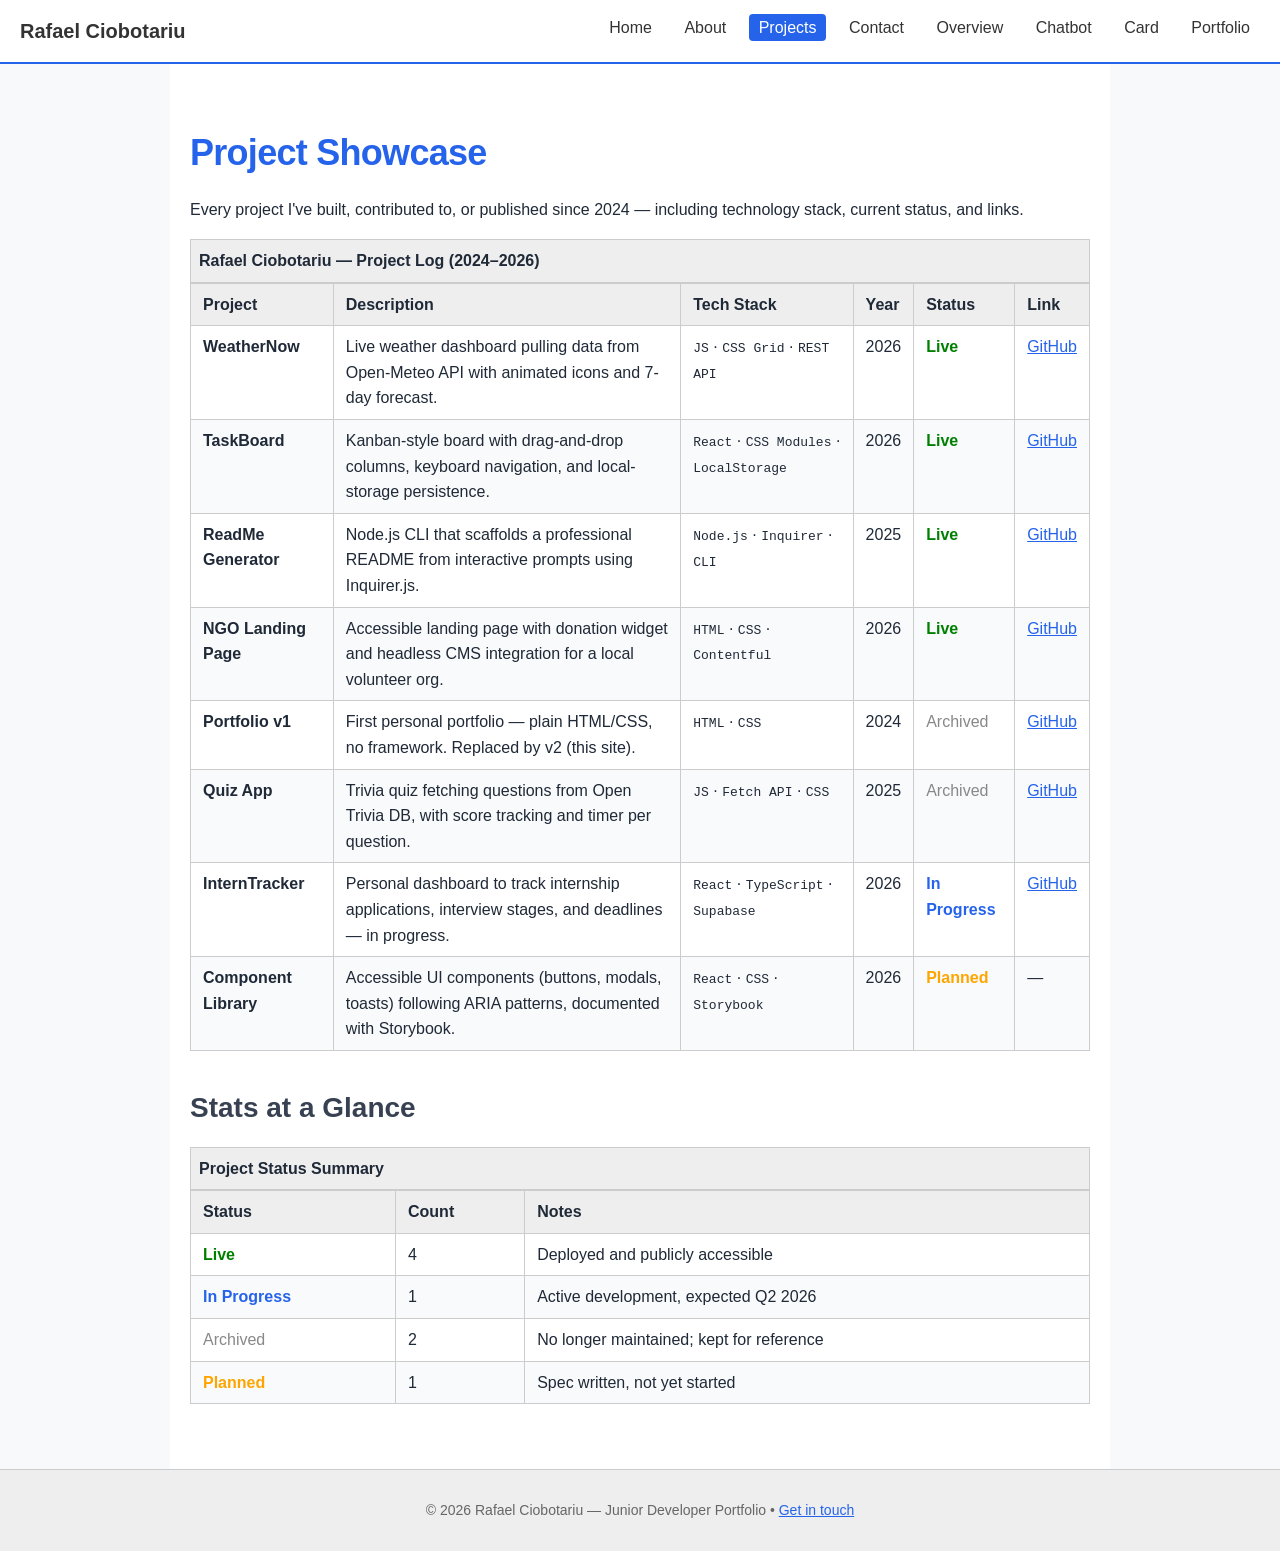
<file: data/data.html>
<!doctype html>
<html lang="en">
  <head>
    <meta charset="UTF-8" />
    <meta name="viewport" content="width=device-width, initial-scale=1.0" />
    <title>Projects — Rafael Ciobotariu</title>
    <link rel="stylesheet" href="../styles.css" />
  </head>
  <body>
    <a href="#main-content" class="skip-link">Skip to main content</a>

    <header class="site-header">
      <a href="../index.html" class="logo">Rafael Ciobotariu</a>
      <nav class="site-nav" aria-label="Main navigation">
        <ul>
          <li><a href="../index.html">Home</a></li>
          <li><a href="../about/about.html">About</a></li>
          <li><a href="../data/data.html" aria-current="page">Projects</a></li>
          <li><a href="../contact/contact.html">Contact</a></li>
          <li><a href="../overview/overview.html">Overview</a></li>
          <li><a href="../chatbot/chatbot.html">Chatbot</a></li>
          <li><a href="../card/card.html">Card</a></li>
          <li><a href="../portfolio/portfolio.html">Portfolio</a></li>
        </ul>
      </nav>
    </header>

    <main id="main-content">
      <section aria-labelledby="projects-heading">
        <h1 id="projects-heading">Project Showcase</h1>
        <p>
          Every project I've built, contributed to, or published since 2024 —
          including technology stack, current status, and links.
        </p>

        <div class="table-wrap">
          <table>
            <caption>
              Rafael Ciobotariu — Project Log (2024–2026)
            </caption>
            <thead>
              <tr>
                <th scope="col">Project</th>
                <th scope="col">Description</th>
                <th scope="col">Tech Stack</th>
                <th scope="col">Year</th>
                <th scope="col">Status</th>
                <th scope="col">Link</th>
              </tr>
            </thead>
            <tbody>
              <tr>
                <td><strong>WeatherNow</strong></td>
                <td>
                  Live weather dashboard pulling data from Open-Meteo API with
                  animated icons and 7-day forecast.
                </td>
                <td>
                  <code>JS</code> · <code>CSS Grid</code> ·
                  <code>REST API</code>
                </td>
                <td>2026</td>
                <td><span class="status status--live">Live</span></td>
                <td>
                  <a href="#" aria-label="View WeatherNow on GitHub">GitHub</a>
                </td>
              </tr>
              <tr>
                <td><strong>TaskBoard</strong></td>
                <td>
                  Kanban-style board with drag-and-drop columns, keyboard
                  navigation, and local-storage persistence.
                </td>
                <td>
                  <code>React</code> · <code>CSS Modules</code> ·
                  <code>LocalStorage</code>
                </td>
                <td>2026</td>
                <td><span class="status status--live">Live</span></td>
                <td>
                  <a href="#" aria-label="View TaskBoard on GitHub">GitHub</a>
                </td>
              </tr>
              <tr>
                <td><strong>ReadMe Generator</strong></td>
                <td>
                  Node.js CLI that scaffolds a professional README from
                  interactive prompts using Inquirer.js.
                </td>
                <td>
                  <code>Node.js</code> · <code>Inquirer</code> ·
                  <code>CLI</code>
                </td>
                <td>2025</td>
                <td><span class="status status--live">Live</span></td>
                <td>
                  <a href="#" aria-label="View ReadMe Generator on GitHub"
                    >GitHub</a
                  >
                </td>
              </tr>
              <tr>
                <td><strong>NGO Landing Page</strong></td>
                <td>
                  Accessible landing page with donation widget and headless CMS
                  integration for a local volunteer org.
                </td>
                <td>
                  <code>HTML</code> · <code>CSS</code> · <code>Contentful</code>
                </td>
                <td>2026</td>
                <td><span class="status status--live">Live</span></td>
                <td>
                  <a href="#" aria-label="View NGO Landing Page on GitHub"
                    >GitHub</a
                  >
                </td>
              </tr>
              <tr>
                <td><strong>Portfolio v1</strong></td>
                <td>
                  First personal portfolio — plain HTML/CSS, no framework.
                  Replaced by v2 (this site).
                </td>
                <td><code>HTML</code> · <code>CSS</code></td>
                <td>2024</td>
                <td><span class="status status--archived">Archived</span></td>
                <td>
                  <a href="#" aria-label="View Portfolio v1 on GitHub"
                    >GitHub</a
                  >
                </td>
              </tr>
              <tr>
                <td><strong>Quiz App</strong></td>
                <td>
                  Trivia quiz fetching questions from Open Trivia DB, with score
                  tracking and timer per question.
                </td>
                <td>
                  <code>JS</code> · <code>Fetch API</code> · <code>CSS</code>
                </td>
                <td>2025</td>
                <td><span class="status status--archived">Archived</span></td>
                <td>
                  <a href="#" aria-label="View Quiz App on GitHub">GitHub</a>
                </td>
              </tr>
              <tr>
                <td><strong>InternTracker</strong></td>
                <td>
                  Personal dashboard to track internship applications, interview
                  stages, and deadlines — in progress.
                </td>
                <td>
                  <code>React</code> · <code>TypeScript</code> ·
                  <code>Supabase</code>
                </td>
                <td>2026</td>
                <td><span class="status status--wip">In Progress</span></td>
                <td>
                  <a href="#" aria-label="View InternTracker on GitHub"
                    >GitHub</a
                  >
                </td>
              </tr>
              <tr>
                <td><strong>Component Library</strong></td>
                <td>
                  Accessible UI components (buttons, modals, toasts) following
                  ARIA patterns, documented with Storybook.
                </td>
                <td>
                  <code>React</code> · <code>CSS</code> · <code>Storybook</code>
                </td>
                <td>2026</td>
                <td><span class="status status--planned">Planned</span></td>
                <td>—</td>
              </tr>
            </tbody>
          </table>
        </div>
      </section>

      <!-- Key Stats -->
      <section aria-labelledby="stats-heading">
        <h2 id="stats-heading">Stats at a Glance</h2>

        <div class="table-wrap">
          <table>
            <caption>
              Project Status Summary
            </caption>
            <thead>
              <tr>
                <th scope="col">Status</th>
                <th scope="col">Count</th>
                <th scope="col">Notes</th>
              </tr>
            </thead>
            <tbody>
              <tr>
                <td><span class="status status--live">Live</span></td>
                <td>4</td>
                <td>Deployed and publicly accessible</td>
              </tr>
              <tr>
                <td><span class="status status--wip">In Progress</span></td>
                <td>1</td>
                <td>Active development, expected Q2 2026</td>
              </tr>
              <tr>
                <td><span class="status status--archived">Archived</span></td>
                <td>2</td>
                <td>No longer maintained; kept for reference</td>
              </tr>
              <tr>
                <td><span class="status status--planned">Planned</span></td>
                <td>1</td>
                <td>Spec written, not yet started</td>
              </tr>
            </tbody>
          </table>
        </div>
      </section>
    </main>

    <footer class="site-footer">
      <p>
        &copy; 2026 Rafael Ciobotariu &mdash; Junior Developer Portfolio &bull;
        <a href="../contact/contact.html">Get in touch</a>
      </p>
    </footer>
  </body>
</html>
</file>
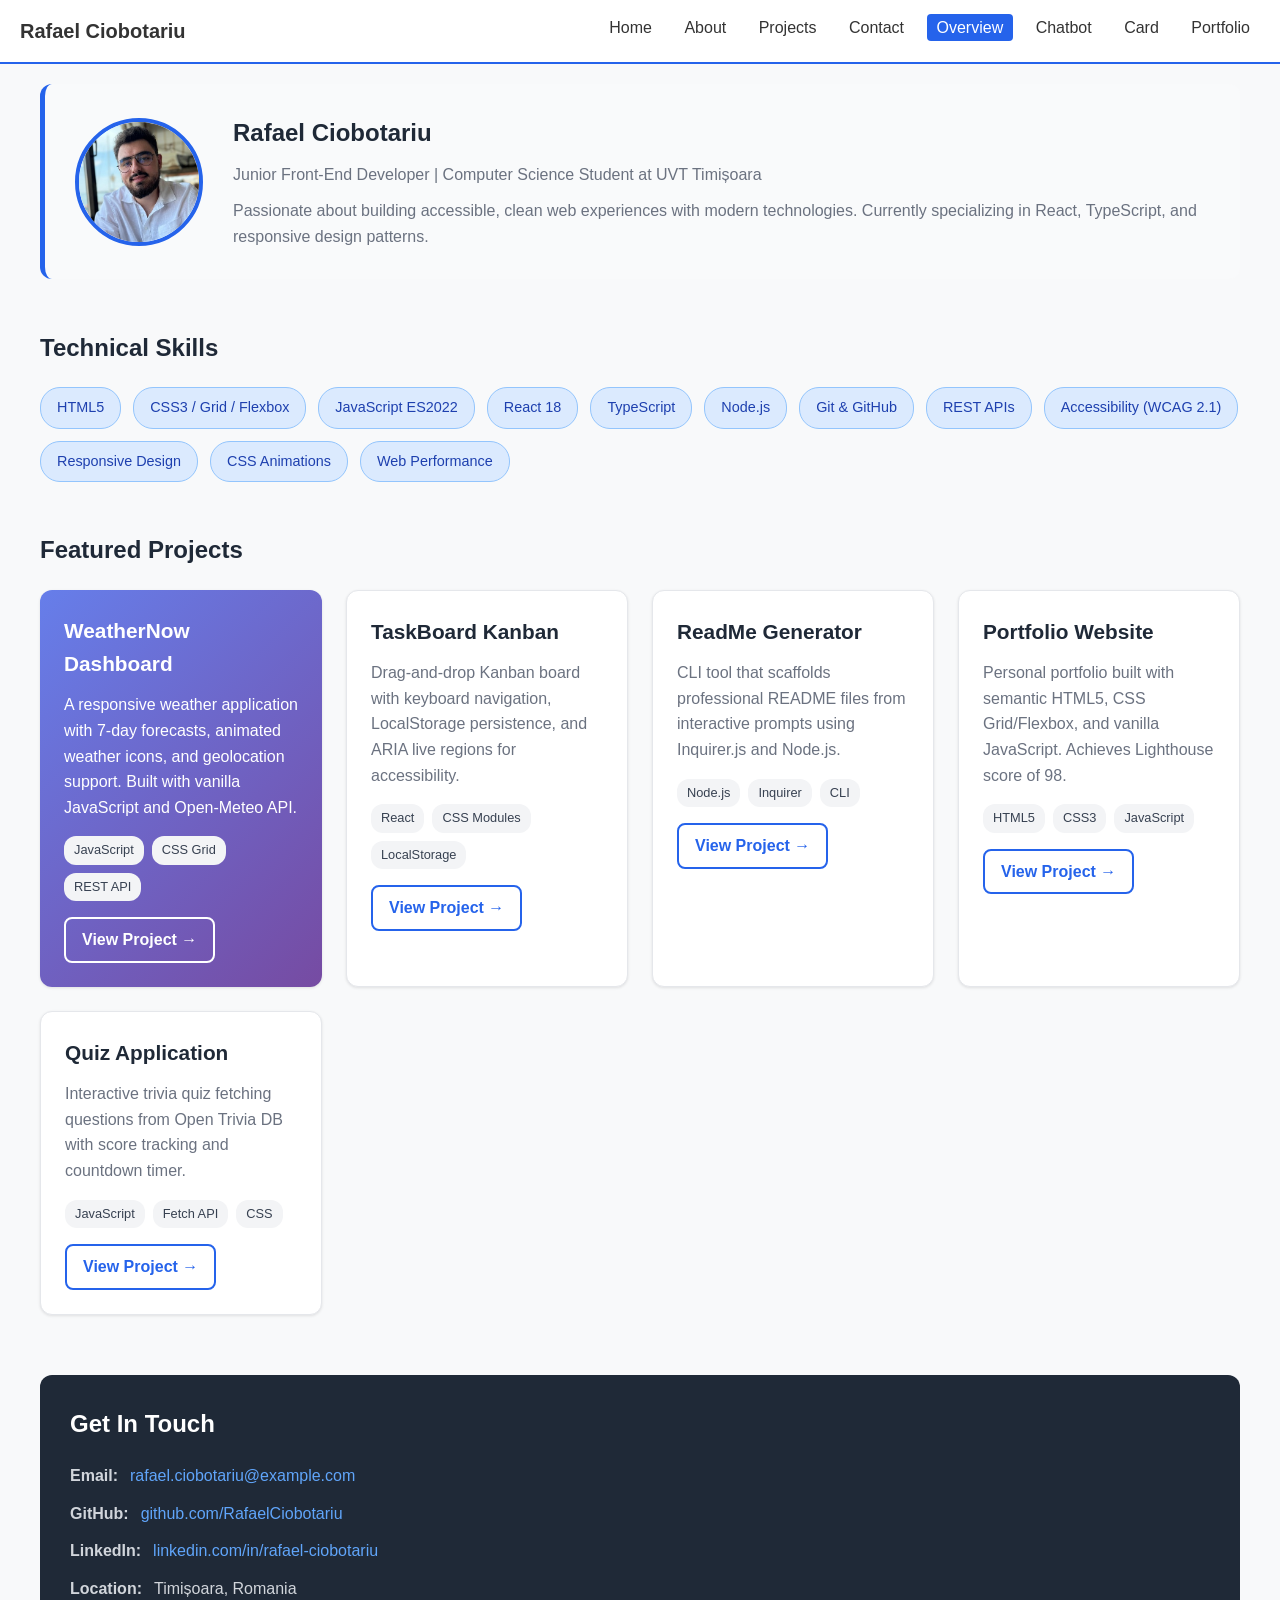
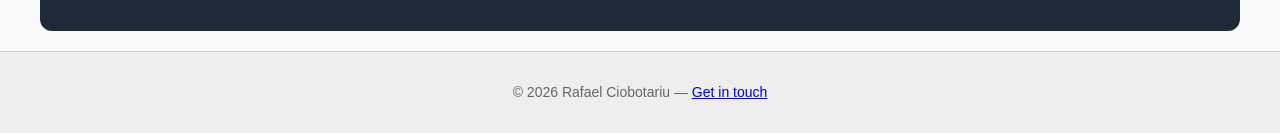
<file: overview/overview.html>
<!doctype html>
<html lang="en">
  <head>
    <meta charset="UTF-8" />
    <meta name="viewport" content="width=device-width, initial-scale=1.0" />
    <title>Overview — Rafael Ciobotariu</title>
    <link rel="stylesheet" href="overview.css" />
  </head>
  <body>
    <a href="#main-content" class="skip-link">Skip to main content</a>

    <header class="site-header">
      <a href="../index.html" class="logo">Rafael Ciobotariu</a>
      <nav class="site-nav" aria-label="Main navigation">
        <ul>
          <li><a href="../index.html">Home</a></li>
          <li><a href="../about/about.html">About</a></li>
          <li><a href="../data/data.html">Projects</a></li>
          <li><a href="../contact/contact.html">Contact</a></li>
          <li><a href="../overview/overview.html" aria-current="page">Overview</a></li>
          <li><a href="../chatbot/chatbot.html">Chatbot</a></li>
          <li><a href="../card/card.html">Card</a></li>
          <li><a href="../portfolio/portfolio.html">Portfolio</a></li>
        </ul>
      </nav>
    </header>

    <main id="main-content" class="overview-container">
      <section class="profile-section" aria-labelledby="profile-heading">
        <img
          src="../profile_photo.jpg"
          alt="Rafael Ciobotariu"
          class="profile-avatar"
        />
        <div class="profile-info">
          <h1 id="profile-heading">Rafael Ciobotariu</h1>
          <p>
            Junior Front-End Developer | Computer Science Student at UVT
            Timișoara
          </p>
          <p style="margin-top: 10px">
            Passionate about building accessible, clean web experiences with
            modern technologies. Currently specializing in React, TypeScript,
            and responsive design patterns.
          </p>
        </div>
      </section>

      <section class="skills-section" aria-labelledby="skills-heading">
        <h2 id="skills-heading">Technical Skills</h2>
        <div class="skills-container">
          <span class="skill-badge">HTML5</span>
          <span class="skill-badge">CSS3 / Grid / Flexbox</span>
          <span class="skill-badge">JavaScript ES2022</span>
          <span class="skill-badge">React 18</span>
          <span class="skill-badge">TypeScript</span>
          <span class="skill-badge">Node.js</span>
          <span class="skill-badge">Git & GitHub</span>
          <span class="skill-badge">REST APIs</span>
          <span class="skill-badge">Accessibility (WCAG 2.1)</span>
          <span class="skill-badge">Responsive Design</span>
          <span class="skill-badge">CSS Animations</span>
          <span class="skill-badge">Web Performance</span>
        </div>
      </section>

      <section class="projects-section" aria-labelledby="projects-heading">
        <h2 id="projects-heading">Featured Projects</h2>
        <div class="projects-grid">
          <article class="project-card">
            <h3>WeatherNow Dashboard</h3>
            <p>
              A responsive weather application with 7-day forecasts, animated
              weather icons, and geolocation support. Built with vanilla
              JavaScript and Open-Meteo API.
            </p>
            <div class="project-tech">
              <span class="tech-tag-small">JavaScript</span>
              <span class="tech-tag-small">CSS Grid</span>
              <span class="tech-tag-small">REST API</span>
            </div>
            <a href="#" class="project-link">View Project →</a>
          </article>

          <article class="project-card">
            <h3>TaskBoard Kanban</h3>
            <p>
              Drag-and-drop Kanban board with keyboard navigation, LocalStorage
              persistence, and ARIA live regions for accessibility.
            </p>
            <div class="project-tech">
              <span class="tech-tag-small">React</span>
              <span class="tech-tag-small">CSS Modules</span>
              <span class="tech-tag-small">LocalStorage</span>
            </div>
            <a href="#" class="project-link">View Project →</a>
          </article>

          <article class="project-card">
            <h3>ReadMe Generator</h3>
            <p>
              CLI tool that scaffolds professional README files from interactive
              prompts using Inquirer.js and Node.js.
            </p>
            <div class="project-tech">
              <span class="tech-tag-small">Node.js</span>
              <span class="tech-tag-small">Inquirer</span>
              <span class="tech-tag-small">CLI</span>
            </div>
            <a href="#" class="project-link">View Project →</a>
          </article>

          <article class="project-card">
            <h3>Portfolio Website</h3>
            <p>
              Personal portfolio built with semantic HTML5, CSS Grid/Flexbox,
              and vanilla JavaScript. Achieves Lighthouse score of 98.
            </p>
            <div class="project-tech">
              <span class="tech-tag-small">HTML5</span>
              <span class="tech-tag-small">CSS3</span>
              <span class="tech-tag-small">JavaScript</span>
            </div>
            <a href="#" class="project-link">View Project →</a>
          </article>

          <article class="project-card">
            <h3>Quiz Application</h3>
            <p>
              Interactive trivia quiz fetching questions from Open Trivia DB
              with score tracking and countdown timer.
            </p>
            <div class="project-tech">
              <span class="tech-tag-small">JavaScript</span>
              <span class="tech-tag-small">Fetch API</span>
              <span class="tech-tag-small">CSS</span>
            </div>
            <a href="#" class="project-link">View Project →</a>
          </article>
        </div>
      </section>

      <section class="contact-section" aria-labelledby="contact-heading">
        <h2 id="contact-heading">Get In Touch</h2>
        <div class="contact-info">
          <div class="contact-item">
            <strong>Email:</strong>
            <a href="mailto:rafael.ciobotariu@example.com"
              >rafael.ciobotariu@example.com</a
            >
          </div>
          <div class="contact-item">
            <strong>GitHub:</strong>
            <a
              href="https://github.com/RafaelCiobotariu"
              target="_blank"
              rel="noopener"
              >github.com/RafaelCiobotariu</a
            >
          </div>
          <div class="contact-item">
            <strong>LinkedIn:</strong>
            <a
              href="https://linkedin.com/in/rafael-ciobotariu"
              target="_blank"
              rel="noopener"
              >linkedin.com/in/rafael-ciobotariu</a
            >
          </div>
          <div class="contact-item">
            <strong>Location:</strong> Timișoara, Romania
          </div>
        </div>
      </section>
    </main>

    <footer class="site-footer">
      <p>
        &copy; 2026 Rafael Ciobotariu &mdash;
        <a href="../contact/contact.html">Get in touch</a>
      </p>
    </footer>
  </body>
</html>
</file>
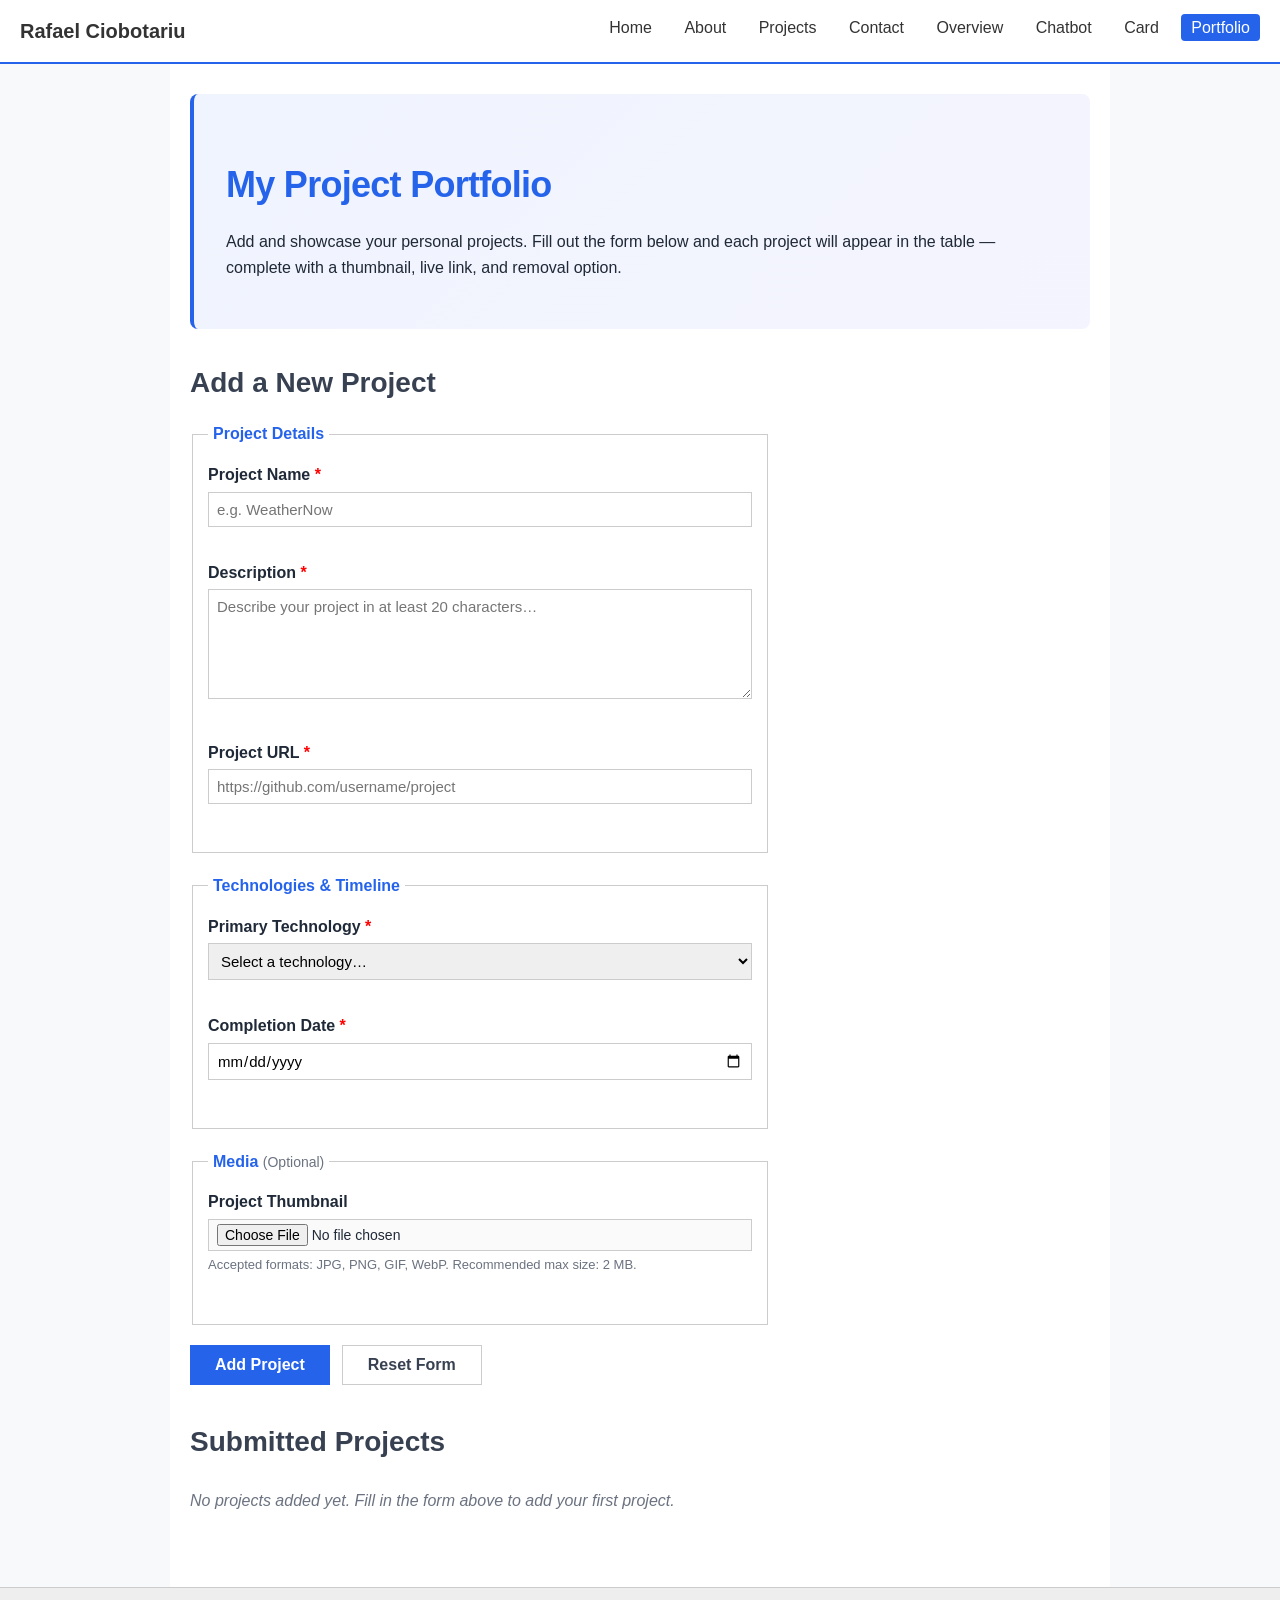
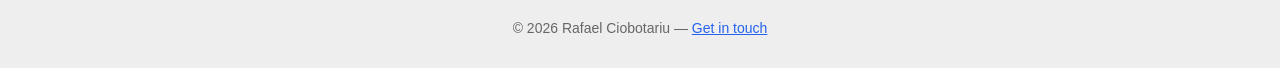
<file: portfolio/portfolio.html>
<!doctype html>
<html lang="en">
<head>
  <meta charset="UTF-8" />
  <meta name="viewport" content="width=device-width, initial-scale=1.0" />
  <title>Portfolio — Rafael Ciobotariu</title>
  <link rel="stylesheet" href="../styles.css" />
  <link rel="stylesheet" href="portfolio.css" />
</head>
<body>

  <a href="#main-content" class="skip-link">Skip to main content</a>

  <header class="site-header">
    <a href="../index.html" class="logo">Rafael Ciobotariu</a>
    <nav class="site-nav" aria-label="Main navigation">
      <ul>
        <li><a href="../index.html">Home</a></li>
        <li><a href="../about/about.html">About</a></li>
        <li><a href="../data/data.html">Projects</a></li>
        <li><a href="../contact/contact.html">Contact</a></li>
        <li><a href="../overview/overview.html">Overview</a></li>
        <li><a href="../chatbot/chatbot.html">Chatbot</a></li>
        <li><a href="../card/card.html">Card</a></li>
        <li><a href="../portfolio/portfolio.html" aria-current="page">Portfolio</a></li>
      </ul>
    </nav>
  </header>

  <main id="main-content">

    <!-- Hero -->
    <section class="portfolio-hero" aria-labelledby="portfolio-heading">
      <h1 id="portfolio-heading">My Project Portfolio</h1>
      <p class="tagline">
        Add and showcase your personal projects. Fill out the form below and
        each project will appear in the table — complete with a thumbnail,
        live link, and removal option.
      </p>
    </section>

    <!-- Success / status region -->
    <div
      id="success-msg"
      class="success-msg"
      role="status"
      aria-live="polite"
      aria-atomic="true"
    ></div>

    <!-- ─── Add Project Form ─────────────────────────────── -->
    <section aria-labelledby="form-heading">
      <h2 id="form-heading">Add a New Project</h2>

      <div class="form-card">
        <form id="project-form" novalidate aria-labelledby="form-heading">

          <!-- Project details -->
          <fieldset>
            <legend>Project Details</legend>

            <div class="form-group">
              <label for="proj-name">
                Project Name <span class="req" aria-hidden="true">*</span>
              </label>
              <input
                type="text"
                id="proj-name"
                name="proj-name"
                required
                aria-required="true"
                aria-describedby="proj-name-error"
                placeholder="e.g. WeatherNow"
                autocomplete="off"
              />
              <span id="proj-name-error" class="field-error" role="alert"></span>
            </div>

            <div class="form-group">
              <label for="proj-desc">
                Description <span class="req" aria-hidden="true">*</span>
              </label>
              <textarea
                id="proj-desc"
                name="proj-desc"
                rows="4"
                required
                aria-required="true"
                aria-describedby="proj-desc-error"
                placeholder="Describe your project in at least 20 characters…"
              ></textarea>
              <span id="proj-desc-error" class="field-error" role="alert"></span>
            </div>

            <div class="form-group">
              <label for="proj-url">
                Project URL <span class="req" aria-hidden="true">*</span>
              </label>
              <input
                type="url"
                id="proj-url"
                name="proj-url"
                required
                aria-required="true"
                aria-describedby="proj-url-error"
                placeholder="https://github.com/username/project"
              />
              <span id="proj-url-error" class="field-error" role="alert"></span>
            </div>
          </fieldset>

          <!-- Technologies & timeline -->
          <fieldset>
            <legend>Technologies &amp; Timeline</legend>

            <div class="form-group">
              <label for="proj-tech">
                Primary Technology <span class="req" aria-hidden="true">*</span>
              </label>
              <select
                id="proj-tech"
                name="proj-tech"
                required
                aria-required="true"
                aria-describedby="proj-tech-error"
              >
                <option value="" disabled selected>Select a technology…</option>
                <option value="HTML/CSS">HTML / CSS</option>
                <option value="JavaScript">JavaScript</option>
                <option value="React">React</option>
                <option value="Node.js">Node.js</option>
                <option value="Python">Python</option>
                <option value="TypeScript">TypeScript</option>
                <option value="Other">Other</option>
              </select>
              <span id="proj-tech-error" class="field-error" role="alert"></span>
            </div>

            <div class="form-group">
              <label for="proj-date">
                Completion Date <span class="req" aria-hidden="true">*</span>
              </label>
              <input
                type="date"
                id="proj-date"
                name="proj-date"
                required
                aria-required="true"
                aria-describedby="proj-date-error"
              />
              <span id="proj-date-error" class="field-error" role="alert"></span>
            </div>
          </fieldset>

          <!-- Media (optional) -->
          <fieldset>
            <legend>Media <span class="legend-optional">(Optional)</span></legend>

            <div class="form-group">
              <label for="proj-image">Project Thumbnail</label>
              <input
                type="file"
                id="proj-image"
                name="proj-image"
                accept="image/*"
                aria-describedby="proj-image-hint proj-image-error"
              />
              <span id="proj-image-hint" class="field-hint">
                Accepted formats: JPG, PNG, GIF, WebP. Recommended max size: 2 MB.
              </span>
              <span id="proj-image-error" class="field-error" role="alert"></span>
            </div>
          </fieldset>

          <div class="form-actions">
            <button type="submit" class="btn-submit">Add Project</button>
            <button type="reset" id="reset-btn" class="btn-reset">Reset Form</button>
          </div>

        </form>
      </div>
    </section>

    <!-- ─── Projects Table ───────────────────────────────── -->
    <section aria-labelledby="table-heading">
      <h2 id="table-heading">Submitted Projects</h2>

      <p id="table-empty-msg" class="table-empty-msg">
        No projects added yet. Fill in the form above to add your first project.
      </p>

      <div
        class="table-wrapper"
        id="table-wrapper"
        role="region"
        aria-label="Submitted projects"
        tabindex="0"
      >
        <table id="projects-table">
          <caption>My Personal Project Portfolio</caption>
          <thead>
            <tr>
              <th scope="col">#</th>
              <th scope="col">Project Name</th>
              <th scope="col">Description</th>
              <th scope="col">URL</th>
              <th scope="col">Technologies</th>
              <th scope="col">Thumbnail</th>
              <th scope="col">Completion Date</th>
              <th scope="col">Actions</th>
            </tr>
          </thead>
          <tbody id="projects-tbody">
          </tbody>
        </table>
      </div>

    </section>

  </main>

  <footer class="site-footer">
    <p>&copy; 2026 Rafael Ciobotariu &mdash; <a href="../contact/contact.html">Get in touch</a></p>
  </footer>

  <script src="portfolio.js" defer></script>
</body>
</html>
</file>
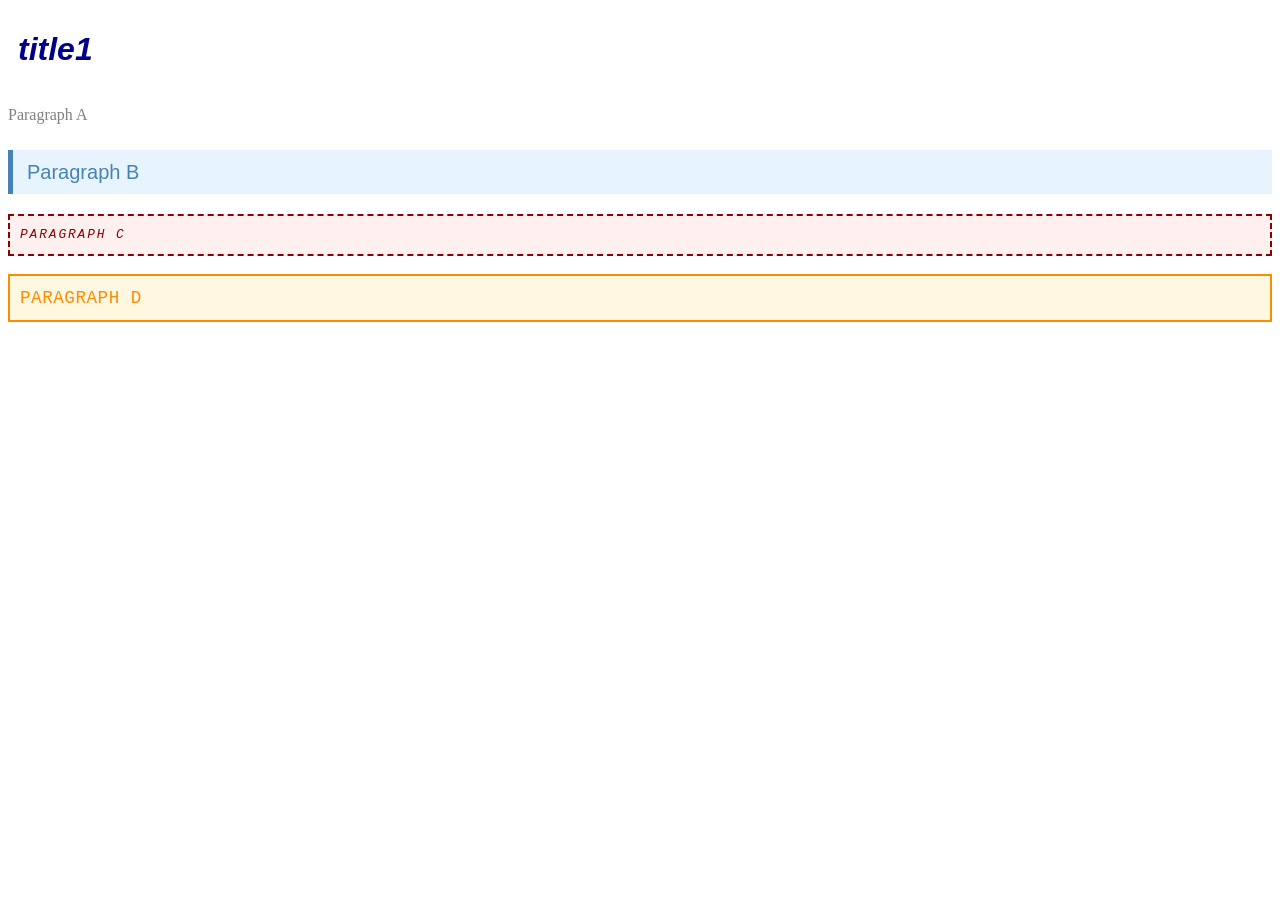
<file: specificity/specificity.html>
<!DOCTYPE html>
<html lang="en">
<head>
    <meta charset="UTF-8">
    <title>Specificity Game</title>
    <style>
        p {
            color: gray;
            font-size: 1rem;
            font-family: Georgia, serif;
            line-height: 1.4;
            padding: 4px 0;
        }

        .info {
            color: steelblue;
            font-size: 1.25rem;
            background-color: #e8f4fd;
            padding: 8px 14px;
            border-left: 5px solid steelblue;
            font-family: Arial, sans-serif;
        }

        #warning {
            color: darkred;
            font-size: 0.8rem;
            font-style: italic;
            text-transform: uppercase;
            letter-spacing: 0.15em;
            border: 2px dashed darkred;
            padding: 10px;
            background-color: #fff0f0;
            font-family: 'Courier New', monospace;
        }

        #warning.info {
            color: darkorange;
            background-color: #fff7e0;
            border: 2px solid darkorange;
            font-size: 1.1rem;
            font-style: normal;
            letter-spacing: 0.03em;
        }
    </style>
    <link rel="stylesheet" href="specificity-style.css">
    <style>
        h1 {
            color: darkblue;
            font-style: italic;
            padding: 10px;
        }
    </style>
</head>
<body>

    <h1>title1</h1>

    <p>Paragraph A</p>

    <p class="info">Paragraph B</p>

    <p id="warning">Paragraph C</p>

    <p class="info" id="warning">Paragraph D</p>

</body>
</html>
</file>
<file: styles.css>
/* My portfolio stylesheet - HW2 Enhanced */

body {
  font-family: 'Segoe UI', Tahoma, Geneva, Verdana, sans-serif;
  background-color: #f8f9fa;
  color: #1f2937;
  margin: 0;
  padding: 0;
  line-height: 1.6;
}

h1 {
  color: #2563eb;
  font-size: 2.25rem;
  font-weight: 700;
  letter-spacing: -0.02em;
  margin-bottom: 1rem;
}

h2 {
  color: #374151;
  font-size: 1.75rem;
  font-weight: 600;
  margin-top: 2rem;
  margin-bottom: 1rem;
}

h3 {
  color: #4b5563;
  font-size: 1.25rem;
  font-weight: 600;
  margin-bottom: 0.75rem;
}

a {
  color: #2563eb;
}

a:hover {
  color: #1d4ed8;
}

/* skip link for accessibility */
.skip-link {
  position: absolute;
  top: -100px;
  left: 10px;
  background-color: #2563eb;
  color: white;
  padding: 8px 12px;
  font-weight: bold;
}

.skip-link:focus {
  top: 10px;
}

/* header */
.site-header {
  background-color: white;
  border-bottom: 2px solid #2563eb;
  padding: 15px 20px;
  overflow: hidden;
}

.site-header .logo {
  font-size: 20px;
  font-weight: bold;
  color: #333333;
  text-decoration: none;
  float: left;
}

/* navigation */
.site-nav {
  float: right;
}

.site-nav ul {
  list-style: none;
  margin: 0;
  padding: 0;
}

.site-nav ul li {
  display: inline-block;
  margin-left: 8px;
}

.site-nav a {
  color: #333333;
  text-decoration: none;
  padding: 5px 10px;
}

.site-nav a:hover {
  text-decoration: underline;
}

.site-nav a[aria-current="page"] {
  background-color: #2563eb;
  color: white;
  border-radius: 4px;
}

/* main content area */
main {
  max-width: 900px;
  margin: 0 auto;
  padding: 30px 20px;
  background-color: white;
}

section {
  margin-bottom: 35px;
}

/* hero section */
.hero {
  border-bottom: 1px solid #cccccc;
  padding-bottom: 20px;
  margin-bottom: 30px;
}

.hero .tagline {
  color: #666666;
  font-size: 17px;
}

/* project cards */
.card {
  border: 1px solid #cccccc;
  border-radius: 5px;
  padding: 15px;
  margin-bottom: 15px;
  background-color: #f9f9f9;
}

.tech-tag {
  display: inline-block;
  background-color: #dbeafe;
  border: 1px solid #93c5fd;
  padding: 2px 8px;
  font-size: 13px;
  margin-right: 4px;
  color: #1d4ed8;
}

.card-link {
  font-weight: bold;
}

/* updates list on homepage */
.update-list {
  list-style: none;
  padding: 0;
}

.update-list li {
  padding: 10px 0;
  border-bottom: 1px solid #dddddd;
}

.update-date {
  font-size: 13px;
  color: #888888;
  font-style: italic;
  margin-right: 10px;
}

/* about page - skills */
.skill-group {
  margin-bottom: 15px;
}

.skill-tag {
  display: inline-block;
  border: 1px solid #cccccc;
  padding: 3px 10px;
  margin: 3px;
  background-color: #f0f0f0;
  font-size: 14px;
}

/* about page - timeline */
.timeline {
  list-style: none;
  padding-left: 0;
}

.timeline li {
  border-left: 3px solid #2563eb;
  padding-left: 15px;
  margin-bottom: 20px;
}

.tl-date {
  color: #2563eb;
  font-weight: bold;
  margin: 0 0 4px 0;
}

/* table on projects page */
table {
  width: 100%;
  border-collapse: collapse;
  margin-top: 10px;
}

caption {
  font-weight: bold;
  text-align: left;
  padding: 8px;
  background-color: #eeeeee;
  border: 1px solid #cccccc;
  caption-side: top;
}

th {
  background-color: #eeeeee;
  border: 1px solid #cccccc;
  padding: 8px 12px;
  text-align: left;
}

td {
  border: 1px solid #cccccc;
  padding: 8px 12px;
  vertical-align: top;
}

/* Use :nth-child for alternating row colors */
tbody tr:nth-child(odd) {
  background-color: #ffffff;
}

tbody tr:nth-child(even) {
  background-color: #f9fafb;
}

tbody tr:hover {
  background-color: #e0f2fe;
  transition: background-color 0.2s ease;
}

.status--live     { color: green; font-weight: bold; }
.status--wip      { color: #2563eb; font-weight: bold; }
.status--archived { color: #888888; }
.status--planned  { color: orange; font-weight: bold; }

/* contact form */
.form-card {
  max-width: 580px;
}

fieldset {
  border: 1px solid #cccccc;
  padding: 15px;
  margin-bottom: 20px;
}

legend {
  font-weight: bold;
  color: #2563eb;
  padding: 0 5px;
}

.form-group {
  margin-bottom: 12px;
}

.form-group label {
  display: block;
  font-weight: bold;
  margin-bottom: 4px;
}

.form-group label .req {
  color: red;
}

.form-group input[type="text"],
.form-group input[type="email"],
.form-group select,
.form-group textarea {
  width: 100%;
  padding: 8px;
  border: 1px solid #cccccc;
  font-size: 15px;
  font-family: Arial, sans-serif;
}

.form-group textarea {
  min-height: 110px;
  resize: vertical;
}

.radio-group label,
.check-group label {
  display: block;
  font-weight: normal;
  margin-bottom: 6px;
}

.btn-submit {
  background-color: #2563eb;
  color: white;
  border: none;
  padding: 10px 25px;
  font-size: 16px;
  font-weight: bold;
  cursor: pointer;
}

.btn-submit:hover {
  background-color: #1d4ed8;
}

/* footer */
.site-footer {
  text-align: center;
  padding: 15px;
  background-color: #eeeeee;
  border-top: 1px solid #cccccc;
  color: #666666;
  font-size: 14px;
}
</file>
<file: card/card.css>
body {
  background: linear-gradient(135deg, #667eea 0%, #764ba2 100%);
  min-height: 100vh;
}

.card-page-main {
  display: flex;
  justify-content: center;
  align-items: center;
  padding: 40px 20px;
  min-height: calc(100vh - 60px);
  background: transparent;
  max-width: none;
}

.card {
  background-color: white;
  max-width: 400px;
  width: 100%;
  padding: 40px 30px;
  border-radius: 16px;
  box-shadow: 0 10px 40px rgba(0, 0, 0, 0.2);
  text-align: center;
}

.profile-image {
  width: 150px;
  height: 150px;
  border-radius: 50%;
  object-fit: cover;
  border: 4px solid #2563eb;
  margin-bottom: 20px;
}

#full-name {
  font-size: 2rem;
  color: #1f2937;
  margin: 0 0 8px 0;
  font-weight: 700;
}

.specialization {
  font-size: 1.1rem;
  color: #6b7280;
  margin: 0 0 24px 0;
  font-weight: 500;
}

.contact-links {
  display: flex;
  flex-direction: column;
  gap: 12px;
  margin-top: 20px;
}

.contact-links a {
  color: #2563eb;
  text-decoration: none;
  font-size: 1rem;
  padding: 10px 16px;
  border: 2px solid #2563eb;
  border-radius: 8px;
  transition: all 0.3s ease;
}

.contact-links a:hover {
  background-color: #2563eb;
  color: white;
  transform: translateY(-2px);
  box-shadow: 0 4px 12px rgba(37, 99, 235, 0.3);
}

#card-container {
  animation: fadeIn 0.6s ease-in;
}

@keyframes fadeIn {
  from {
    opacity: 0;
    transform: translateY(20px);
  }
  to {
    opacity: 1;
    transform: translateY(0);
  }
}
</file>
<file: chatbot/chatbot.css>
/* Chatbot Page Styles */

body {
  display: flex;
  flex-direction: column;
  min-height: 100vh;
}

main {
  flex: 1;
  display: flex;
  flex-direction: column;
  max-width: 900px;
  width: 100%;
  margin: 0 auto;
  padding: 30px 20px;
  box-sizing: border-box;
}

.site-footer {
  flex-shrink: 0;
}

.chatbot-section {
  max-width: 900px;
  margin: 0 auto;
  flex: 1;
  display: flex;
  flex-direction: column;
  width: 100%;
}

.chatbot-intro {
  color: #6b7280;
  margin-bottom: 30px;
  font-size: 1.05rem;
}

.chatbot-container {
  flex: 1;
  display: flex;
  flex-direction: column;
  background-color: #ffffff;
  border: 1px solid #e5e7eb;
  border-radius: 12px;
  overflow: hidden;
  box-shadow: 0 4px 12px rgba(0, 0, 0, 0.08);
}

/* Chat messages area */
.chat-messages {
  flex: 1;
  overflow-y: auto;
  padding: 24px;
  background-color: #f9fafb;
  display: flex;
  flex-direction: column;
  gap: 16px;
}

.message {
  display: flex;
  gap: 12px;
  animation: fadeInMessage 0.3s ease;
}

@keyframes fadeInMessage {
  from {
    opacity: 0;
    transform: translateY(10px);
  }
  to {
    opacity: 1;
    transform: translateY(0);
  }
}

.message-avatar {
  width: 40px;
  height: 40px;
  border-radius: 50%;
  display: flex;
  align-items: center;
  justify-content: center;
  font-size: 1.5rem;
  flex-shrink: 0;
}

.bot-message .message-avatar {
  background-color: #dbeafe;
}

.user-message {
  flex-direction: row-reverse;
}

.user-message .message-avatar {
  background-color: #e0e7ff;
}

.message-content {
  flex: 1;
  background-color: #ffffff;
  padding: 12px 16px;
  border-radius: 12px;
  box-shadow: 0 1px 3px rgba(0, 0, 0, 0.1);
}

.bot-message .message-content {
  border: 1px solid #e5e7eb;
}

.user-message .message-content {
  background-color: #2563eb;
  color: white;
  border: 1px solid #2563eb;
}

.message-content p {
  margin: 0;
  line-height: 1.6;
}

.message-content strong {
  font-weight: 600;
}

.message-content ul {
  margin: 8px 0 0 0;
  padding-left: 20px;
}

.message-content li {
  margin-bottom: 4px;
}

/* Quick questions section */
.quick-questions {
  padding: 20px 24px;
  background-color: #ffffff;
  border-top: 1px solid #e5e7eb;
}

.quick-questions-label {
  font-size: 0.9rem;
  font-weight: 600;
  color: #6b7280;
  margin: 0 0 12px 0;
}

.quick-questions-buttons {
  display: flex;
  flex-wrap: wrap;
  gap: 8px;
}

.quick-question-btn {
  background-color: #f3f4f6;
  color: #374151;
  border: 1px solid #d1d5db;
  padding: 8px 14px;
  border-radius: 20px;
  font-size: 0.9rem;
  cursor: pointer;
  transition: all 0.2s ease;
}

.quick-question-btn:hover {
  background-color: #2563eb;
  color: white;
  border-color: #2563eb;
  transform: translateY(-1px);
}

.quick-question-btn:active {
  transform: translateY(0);
}

/* Chat input form */
.chat-form {
  display: flex;
  gap: 12px;
  padding: 20px 24px;
  background-color: #ffffff;
  border-top: 1px solid #e5e7eb;
}

.chat-input {
  flex: 1;
  padding: 12px 16px;
  border: 1px solid #d1d5db;
  border-radius: 8px;
  font-size: 1rem;
  font-family: inherit;
  transition: all 0.2s ease;
}

.chat-input:focus {
  outline: none;
  border-color: #2563eb;
  box-shadow: 0 0 0 3px rgba(37, 99, 235, 0.1);
}

.chat-submit {
  padding: 12px 24px;
  background-color: #2563eb;
  color: white;
  border: none;
  border-radius: 8px;
  font-size: 1rem;
  font-weight: 600;
  cursor: pointer;
  transition: all 0.2s ease;
  white-space: nowrap;
}

.chat-submit:hover {
  background-color: #1d4ed8;
  transform: translateY(-1px);
  box-shadow: 0 4px 12px rgba(37, 99, 235, 0.3);
}

.chat-submit:active {
  transform: translateY(0);
}

/* Visually hidden class for screen readers */
.visually-hidden {
  position: absolute;
  width: 1px;
  height: 1px;
  padding: 0;
  margin: -1px;
  overflow: hidden;
  clip: rect(0, 0, 0, 0);
  white-space: nowrap;
  border: 0;
}

/* Responsive design */
@media (max-width: 768px) {
  .chat-messages {
    padding: 16px;
  }

  .message-avatar {
    width: 32px;
    height: 32px;
    font-size: 1.2rem;
  }

  .quick-questions {
    padding: 16px;
  }

  .chat-form {
    padding: 16px;
    flex-direction: column;
  }

  .chat-submit {
    width: 100%;
  }
}
</file>
<file: overview/overview.css>
/* Navbar styles */
body {
  font-family: 'Segoe UI', Tahoma, Geneva, Verdana, sans-serif;
  background-color: #f8f9fa;
  color: #1f2937;
  margin: 0;
  padding: 0;
  line-height: 1.6;
}

.skip-link {
  position: absolute;
  top: -100px;
  left: 10px;
  background-color: #2563eb;
  color: white;
  padding: 8px 12px;
  font-weight: bold;
}

.skip-link:focus {
  top: 10px;
}

.site-header {
  background-color: white;
  border-bottom: 2px solid #2563eb;
  padding: 15px 20px;
  overflow: hidden;
}

.site-header .logo {
  font-size: 20px;
  font-weight: bold;
  color: #333333;
  text-decoration: none;
  float: left;
}

.site-nav {
  float: right;
}

.site-nav ul {
  list-style: none;
  margin: 0;
  padding: 0;
}

.site-nav ul li {
  display: inline-block;
  margin-left: 8px;
}

.site-nav a {
  color: #333333;
  text-decoration: none;
  padding: 5px 10px;
}

.site-nav a:hover {
  text-decoration: underline;
}

.site-nav a[aria-current="page"] {
  background-color: #2563eb;
  color: white;
  border-radius: 4px;
}

.site-footer {
  text-align: center;
  padding: 15px;
  background-color: #eeeeee;
  border-top: 1px solid #cccccc;
  color: #666666;
  font-size: 14px;
}

.overview-container {
  display: grid;
  grid-template-columns: 1fr;
  gap: 30px;
  max-width: 1200px;
  margin: 0 auto;
  padding: 20px;
}

.profile-section {
  display: flex;
  align-items: center;
  gap: 30px;
  background-color: #f9fafb;
  padding: 30px;
  border-radius: 12px;
  border-left: 5px solid #2563eb;
}

.profile-avatar {
  width: 120px;
  height: 120px;
  border-radius: 50%;
  flex-shrink: 0;
  object-fit: cover;
  border: 4px solid #2563eb;
}

.profile-info {
  flex: 1;
}

.profile-info h1 {
  margin: 0 0 10px 0;
  color: #1f2937;
}

.profile-info p {
  margin: 0;
  color: #6b7280;
  line-height: 1.6;
}

/* Skills section using Flexbox */
.skills-section h2 {
  margin-bottom: 20px;
  color: #1f2937;
}

.skills-container {
  display: flex;
  flex-wrap: wrap;
  gap: 12px;
}

.skill-badge {
  background-color: #dbeafe;
  color: #1e40af;
  padding: 8px 16px;
  border-radius: 20px;
  font-size: 0.9rem;
  font-weight: 500;
  border: 1px solid #93c5fd;
}

.projects-section h2 {
  margin-bottom: 20px;
  color: #1f2937;
}

.projects-grid {
  display: grid;
  grid-template-columns: repeat(auto-fit, minmax(280px, 1fr));
  gap: 24px;
  margin-bottom: 30px;
}

.project-card {
  background-color: white;
  border: 1px solid #e5e7eb;
  border-radius: 12px;
  padding: 24px;
  transition: all 0.3s ease;
  box-shadow: 0 1px 3px rgba(0, 0, 0, 0.1);
}

.project-card:hover {
  transform: translateY(-4px);
  box-shadow: 0 8px 20px rgba(0, 0, 0, 0.15);
  border-color: #2563eb;
}

.project-card:first-child {
  background: linear-gradient(135deg, #667eea 0%, #764ba2 100%);
  color: white;
  border: none;
}

.project-card:first-child h3,
.project-card:first-child p {
  color: white;
}

.project-card:first-child .project-link {
  color: white;
  border-color: white;
}

.project-card:first-child .project-link:hover {
  background-color: white;
  color: #667eea;
}

.project-card h3 {
  margin: 0 0 12px 0;
  color: #1f2937;
  font-size: 1.3rem;
}

.project-card p {
  color: #6b7280;
  line-height: 1.6;
  margin: 0 0 16px 0;
}

.project-tech {
  display: flex;
  flex-wrap: wrap;
  gap: 8px;
  margin-bottom: 16px;
}

.tech-tag-small {
  background-color: #f3f4f6;
  color: #374151;
  padding: 4px 10px;
  border-radius: 12px;
  font-size: 0.8rem;
}

.project-link {
  display: inline-block;
  color: #2563eb;
  text-decoration: none;
  font-weight: 600;
  padding: 8px 16px;
  border: 2px solid #2563eb;
  border-radius: 8px;
  transition: all 0.3s ease;
}

.project-link:hover {
  background-color: #2563eb;
  color: white;
}

.contact-section {
  background-color: #1f2937;
  color: white;
  padding: 30px;
  border-radius: 12px;
}

.contact-section h2 {
  margin: 0 0 20px 0;
  color: white;
}

.contact-info {
  display: flex;
  flex-direction: column;
  gap: 12px;
}

.contact-item {
  display: flex;
  align-items: center;
  gap: 12px;
  color: #d1d5db;
}

.contact-item a {
  color: #60a5fa;
  text-decoration: none;
}

.contact-item a:hover {
  text-decoration: underline;
  color: #93c5fd;
}

/* Responsive design - media query for small screens */
@media (max-width: 768px) {
  .profile-section {
    flex-direction: column;
    text-align: center;
  }

  .projects-grid {
    grid-template-columns: 1fr;
  }

  .overview-container {
    padding: 15px;
    gap: 20px;
  }

  .profile-section,
  .contact-section {
    padding: 20px;
  }
}
</file>
<file: portfolio/portfolio.css>
/* portfolio.css — HW3 portfolio page */

/* ── Hero ───────────────────────────────────────────────── */

.portfolio-hero {
  background: linear-gradient(
    135deg,
    rgba(37, 99, 235, 0.07) 0%,
    rgba(99, 102, 241, 0.07) 100%
  );
  border-left: 4px solid #2563eb;
  padding: 2rem;
  border-radius: 8px;
  margin-bottom: 2rem;
}

/* ── Box model reset for form ───────────────────────────── */

#project-form input,
#project-form select,
#project-form textarea,
#project-form button {
  box-sizing: border-box;
}

/* ── Extended input types ───────────────────────────────── */

.form-group input[type="url"],
.form-group input[type="date"] {
  width: 100%;
  padding: 8px;
  border: 1px solid #cccccc;
  font-size: 15px;
  font-family: 'Segoe UI', Tahoma, Geneva, Verdana, sans-serif;
}

.form-group input[type="file"] {
  width: 100%;
  padding: 4px 8px;
  border: 1px solid #cccccc;
  font-size: 14px;
  font-family: 'Segoe UI', Tahoma, Geneva, Verdana, sans-serif;
  cursor: pointer;
  background-color: #fafafa;
}

.form-group textarea {
  font-family: 'Segoe UI', Tahoma, Geneva, Verdana, sans-serif;
}

/* ── Validation states ──────────────────────────────────── */

.input-error {
  border-color: #dc2626 !important;
  background-color: #fff5f5;
}

.field-error {
  display: block;
  color: #dc2626;
  font-size: 13px;
  margin-top: 4px;
  min-height: 1.3em;
  font-weight: 600;
}

.field-hint {
  display: block;
  color: #6b7280;
  font-size: 13px;
  margin-top: 4px;
}

/* ── Legend optional marker ─────────────────────────────── */

.legend-optional {
  font-weight: normal;
  color: #6b7280;
  font-size: 14px;
}

/* ── Form action buttons ────────────────────────────────── */

.form-actions {
  display: flex;
  gap: 12px;
  margin-top: 8px;
  flex-wrap: wrap;
}

.btn-reset {
  background-color: #ffffff;
  color: #374151;
  border: 1px solid #cccccc;
  padding: 10px 25px;
  font-size: 16px;
  font-weight: bold;
  cursor: pointer;
}

.btn-reset:hover {
  background-color: #f3f4f6;
}

/* ── Success message ────────────────────────────────────── */

.success-msg {
  display: none;
  background-color: #d1fae5;
  border: 1px solid #6ee7b7;
  color: #065f46;
  padding: 12px 16px;
  border-radius: 6px;
  margin-bottom: 16px;
  font-weight: 600;
}

.success-msg.visible {
  display: block;
}

/* ── Table empty state ──────────────────────────────────── */

.table-empty-msg {
  color: #6b7280;
  font-style: italic;
  padding: 8px 0;
}

/* ── Table wrapper ──────────────────────────────────────── */

.table-wrapper {
  overflow-x: auto;
  -webkit-overflow-scrolling: touch;
  margin-top: 12px;
  border: 1px solid #cccccc;
  border-radius: 4px;
}

/* Initially hidden — JS removes hidden attribute when rows exist */
.table-wrapper[hidden] {
  display: none;
}

/* ── Thumbnail ──────────────────────────────────────────── */

.project-thumbnail {
  display: block;
  max-width: 80px;
  height: auto;
  border-radius: 4px;
  border: 1px solid #e5e7eb;
  object-fit: cover;
}

.thumb-placeholder {
  display: inline-block;
  background-color: #f3f4f6;
  border: 1px dashed #d1d5db;
  color: #9ca3af;
  font-size: 12px;
  padding: 4px 8px;
  border-radius: 4px;
  white-space: nowrap;
}

/* ── Remove button ──────────────────────────────────────── */

.btn-remove {
  background-color: #fee2e2;
  color: #991b1b;
  border: 1px solid #fca5a5;
  padding: 4px 12px;
  font-size: 13px;
  cursor: pointer;
  border-radius: 4px;
  white-space: nowrap;
}

.btn-remove:hover {
  background-color: #fca5a5;
  color: #7f1d1d;
}

/* ── Visible focus styles ───────────────────────────────── */

#project-form input:focus-visible,
#project-form select:focus-visible,
#project-form textarea:focus-visible {
  outline: 3px solid #2563eb;
  outline-offset: 2px;
}

.btn-submit:focus-visible,
.btn-reset:focus-visible,
.btn-remove:focus-visible {
  outline: 3px solid #2563eb;
  outline-offset: 2px;
}

/* ── Responsive — tablet (≤768px) ───────────────────────── */

@media (max-width: 768px) {
  .form-card {
    max-width: 100%;
  }

  /* Prevent iOS auto-zoom on focus */
  .form-group input[type="text"],
  .form-group input[type="email"],
  .form-group input[type="url"],
  .form-group input[type="date"],
  .form-group input[type="file"],
  .form-group select,
  .form-group textarea {
    font-size: 16px;
  }

  .table-wrapper {
    font-size: 14px;
  }
}

/* ── Responsive — mobile (≤480px) ───────────────────────── */

@media (max-width: 480px) {
  .portfolio-hero {
    padding: 1.25rem;
  }

  .portfolio-hero h1 {
    font-size: 1.75rem;
  }

  .form-actions {
    flex-direction: column;
  }

  .btn-submit,
  .btn-reset {
    width: 100%;
    text-align: center;
  }

  table {
    min-width: 600px;
  }

  td,
  th {
    padding: 6px 8px;
  }
}
</file>
<file: specificity/specificity-style.css>
/* External CSS for specificity exercise */

h1 {
    color: purple;
    font-style: normal;
    padding: 10px;
    font-size: 2rem;
    font-family: Arial, sans-serif;
}
</file>
